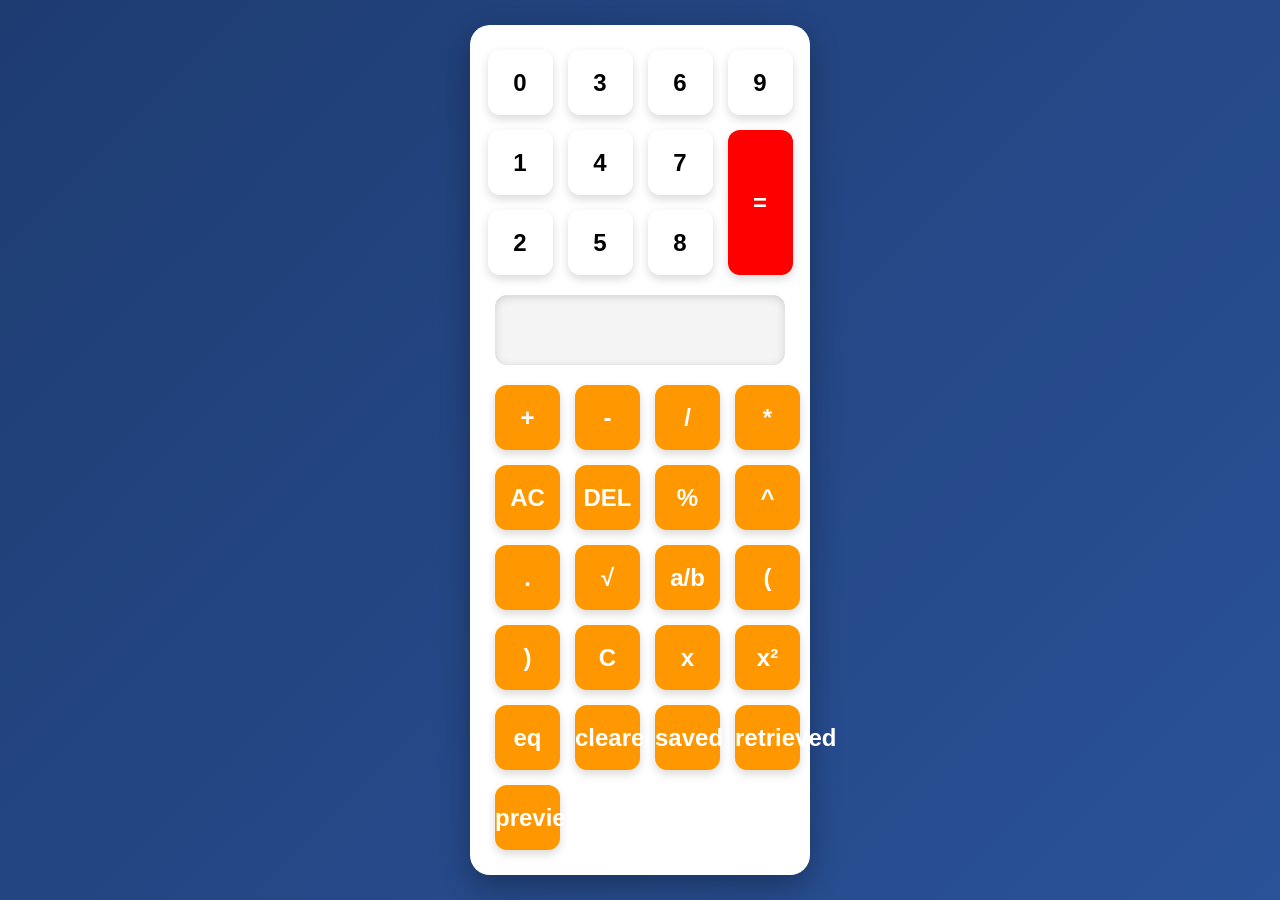
<file: index.html>
<!DOCTYPE html>
<html lang="en">

<head>

<meta charset="UTF-8">
<meta name="viewport" content="width=device-width, initial-scale=1.0">

<title>Calculator</title>

<!-- Links the CSS file for styling -->
<link rel="stylesheet" href="style.css">

</head>

<body>

<!-- Main calculator container -->
<div class="calculator">
    
    <div class="number-section">

        <button onclick="appendValue('0')">0</button>
        <button onclick="appendValue('3')">3</button>
        <button onclick="appendValue('6')">6</button>

        <button onclick="appendValue('9')">9</button>

        <button onclick="appendValue('1')">1</button>
        <button onclick="appendValue('4')">4</button>
        <button onclick="appendValue('7')">7</button>

        <!-- Calculates the expression -->
        <button class="equal" onclick="calculate()">=</button>

        <button onclick="appendValue('2')">2</button>
        <button onclick="appendValue('5')">5</button>
        <button onclick="appendValue('8')">8</button>

    </div>
    <!-- Displays the input and result -->
    <input type="text" id="display" readonly>

    <!-- Operator buttons -->
    <div class="operators">

        <button onclick="appendValue('+')">+</button>
        <button onclick="appendValue('-')">-</button>
        <button onclick="appendValue('/')">/</button>
        <button onclick="appendValue('*')">*</button>
        <!-- clear -->
        <button onclick="clearDisplay()">AC</button>
        <button class="del_btn" onclick="deleteLast()">DEL</button>

        <button onclick="appendValue('%')">%</button>
        <button onclick="appendValue('^')">^</button>

        <button onclick="decimal()">.</button>

        <!-- Square Root -->
        <button onclick="squareRootValue()">√</button>

        <button onclick="decimalToFraction()">a/b</button>

        <button onclick="appendValue('(')">(</button>
        <button onclick="appendValue(')')">)</button>

        <!-- Combination -->
        <button onclick="appendValue('C')">C</button>

        <!-- Quadratic Equation Buttons -->
        <button onclick="appendValue('x')">x</button>

        <button onclick="appendValue('x²')">x²</button>

        <button onclick="appendValue('eq')">eq</button>
        
        <!-- history actions -->    
        <button onclick="clearedHistory()">cleared</button>
        <button onclick="saveHistory()">saved</button>
        <button onclick="retrievehistory()">retrieved</button>
        <button onclick="previewHistory()">preview</button>
    </div>

</div>

<!-- Links the JavaScript file -->
<script src="script.js"></script>

</body>
</html>
</file>
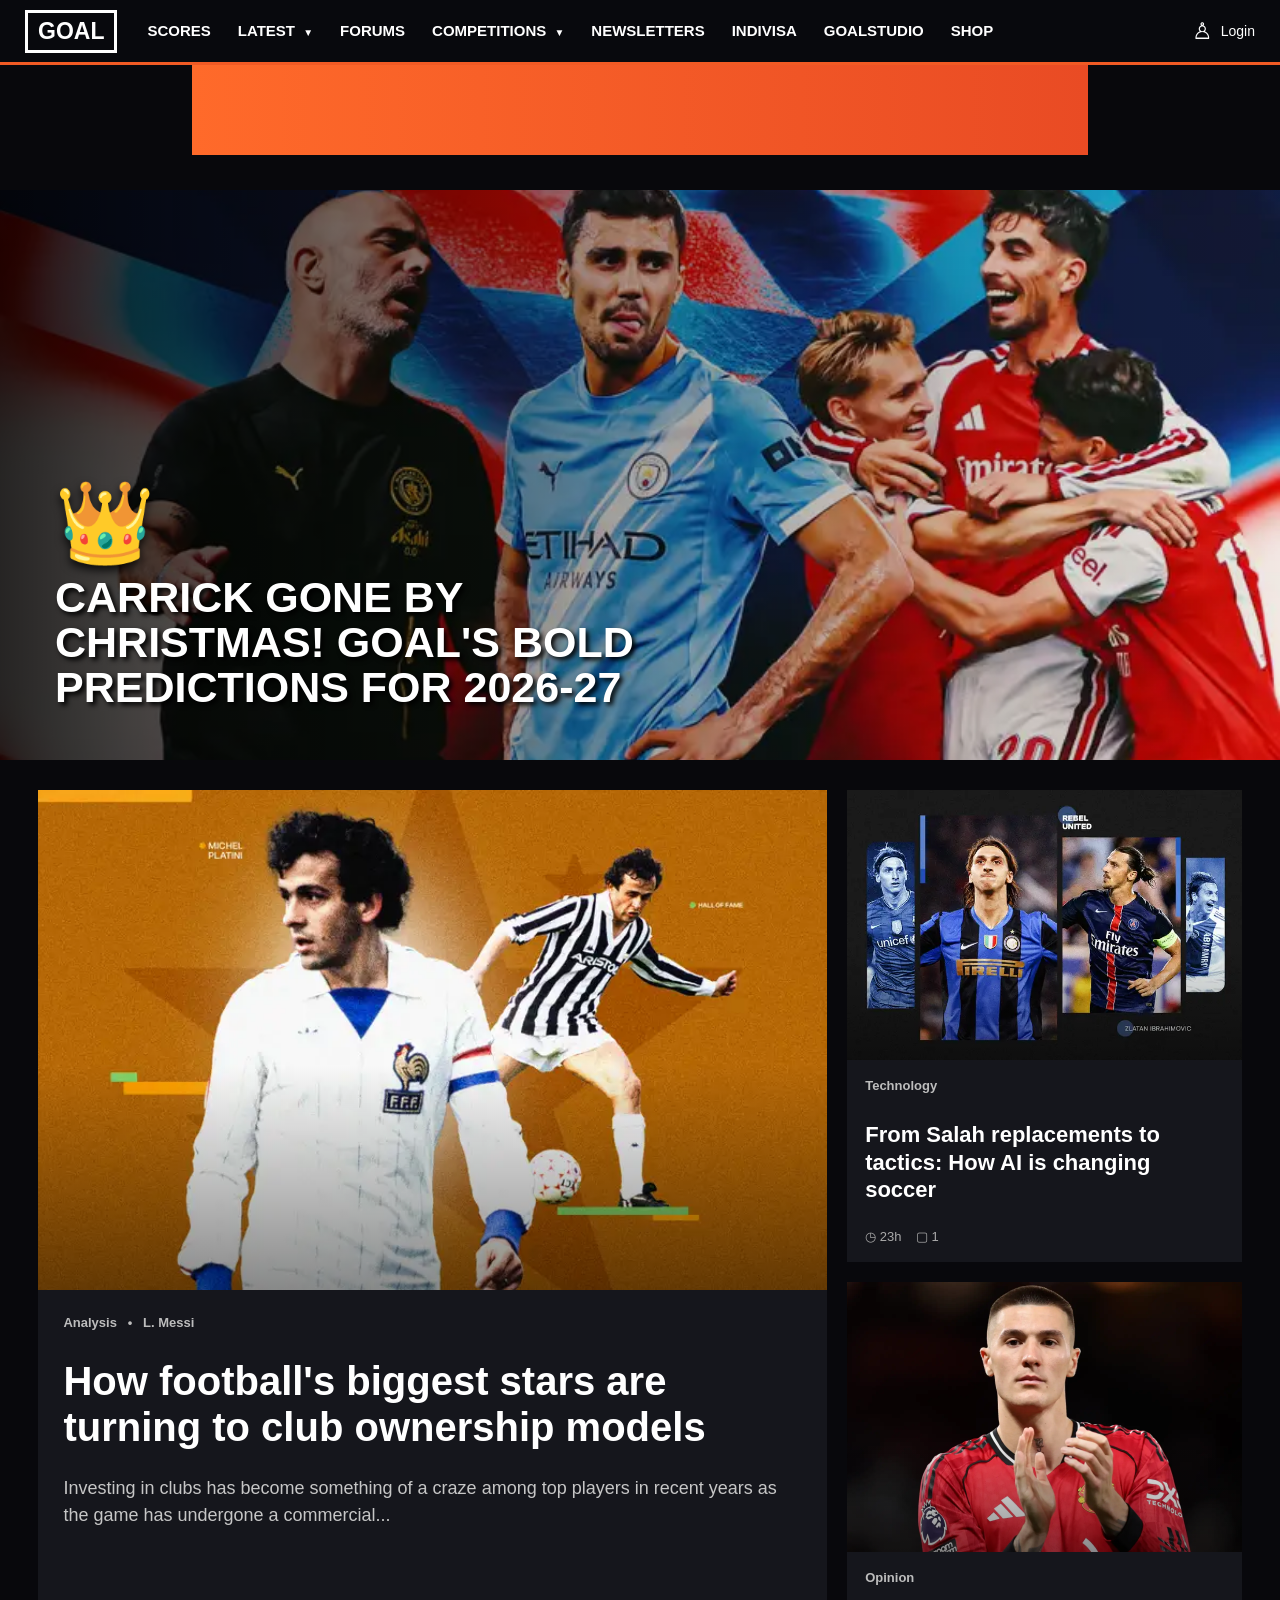
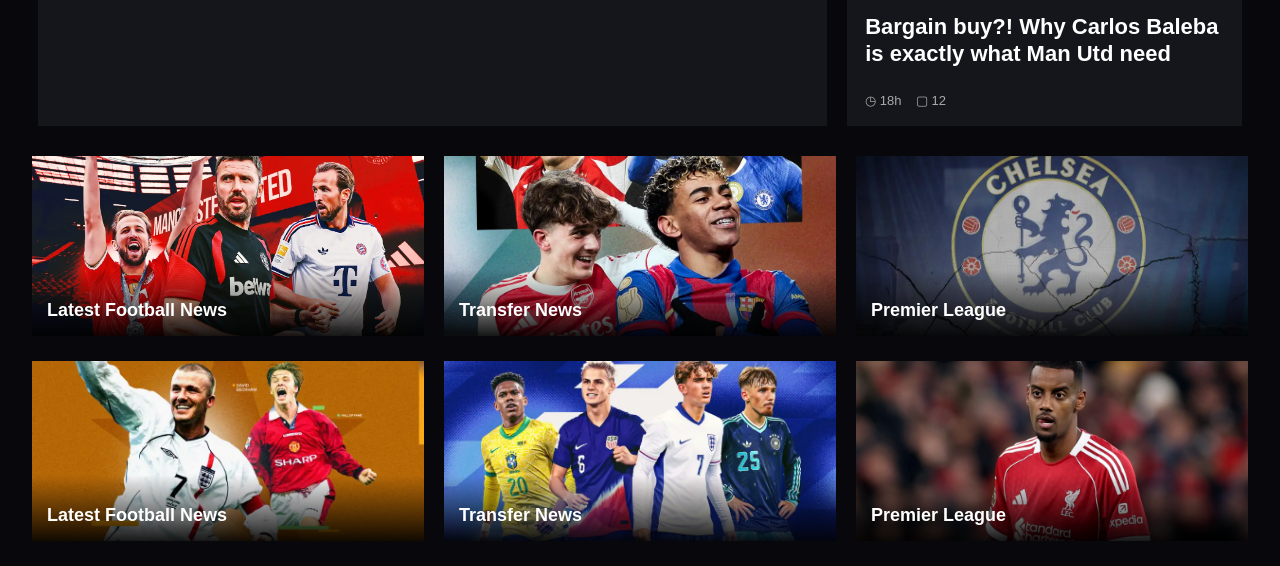
<file: be.html>
<!DOCTYPE html>
<html lang="en">
<head>
    <meta charset="UTF-8">
    <meta name="viewport" content="width=device-width, initial-scale=1.0">

    <title>Football News</title>
    <link rel="stylesheet" href="fa.css">
</head>

<body>


    <!-- ================= NAVIGATION ================= -->

    <nav class="navbar">

        <div class="logo">
            GOAL
        </div>


        <ul class="nav-menu" id="navMenu">

            <li>
                <a href="#">Scores</a>
            </li>


            <li class="menu-item">

                <a href="#">
                    Latest
                    <span class="arrow">▼</span>
                </a>

                <ul class="dropdown">

                    <li>
                        <a href="#">Football News</a>
                    </li>

                    <li>
                        <a href="#">Transfer News</a>
                    </li>

                    <li>
                        <a href="#">Results</a>
                    </li>

                </ul>

            </li>


            <li>
                <a href="#">Forums</a>
            </li>


            <li class="menu-item">

                <a href="#">
                    Competitions
                    <span class="arrow">▼</span>
                </a>

                <ul class="dropdown">

                    <li>
                        <a href="#">Premier League</a>
                    </li>

                    <li>
                        <a href="#">Champions League</a>
                    </li>

                    <li>
                        <a href="#">La Liga</a>
                    </li>

                    <li>
                        <a href="#">World Cup</a>
                    </li>

                </ul>

            </li>


            <li>
                <a href="#">Newsletters</a>
            </li>

            <li>
                <a href="#">Indivisa</a>
            </li>

            <li>
                <a href="#">GoalStudio</a>
            </li>

            <li>
                <a href="#">Shop</a>
            </li>

        </ul>


        <!-- LOGIN -->

        <div class="login">

            <span class="user-icon">♙</span>

            <span>Login</span>

        </div>


        <!-- MOBILE -->

        <div
            class="mobile-menu"
            onclick="openMenu()">

            ☰

        </div>

    </nav>



    <!-- ================= ADVERTISEMENT ================= -->

    <div class="advertisement">
        Advertisement
    </div>



    <!-- ================= HERO ================= -->

    <section class="hero">

        <!-- Replace hero.jpg with your football image -->

        <img
            src="pict/1.webp"
            alt="Football News">

        <div class="hero-content">

            <div class="crown">
             &#x1F451;
            </div>

            <h1 class="hero-title">

                Carrick Gone By Christmas!
                Goal's Bold Predictions
                For 2026-27

            </h1>

        </div>

    </section>



    
 
     <!-- =========================
         MAIN CONTENT
    ========================= -->

    <main class="container">

        <section class="news-layout">


            <!-- =====================
                 FEATURED ARTICLE
            ====================== -->

            <article class="main-story">

                <div class="image-container">

                    <img
                        src="pict/25.webp"
                        alt="Football stars"
                        class="main-image">

                </div>


                <div class="main-content">

                    <div class="category">
                        Analysis &nbsp; • &nbsp; L. Messi
                    </div>


                    <h1 class="main-title">
                        How football's biggest stars
                        are turning to club ownership
                        models
                    </h1>


                    <p class="description">
                        Investing in clubs has become
                        something of a craze among top
                        players in recent years as the game
                        has undergone a commercial...
                    </p>

                </div>

            </article>



            <!-- =====================
                 SIDE ARTICLES
            ====================== -->

            <section class="side-news">


                <!-- ARTICLE 1 -->

                <article class="side-card">

                    <div class="image-container">

                        <img
                            src="pict/32.webp"
                            alt="AI and football"
                            class="side-image">

                    </div>


                    <div class="side-content">

                        <div class="category">
                            Technology
                        </div>


                        <h2 class="side-title">
                            From Salah replacements
                            to tactics: How AI is
                            changing soccer
                        </h2>


                        <div class="meta">
                            ◷ 23h &nbsp;&nbsp; ▢ 1
                        </div>

                    </div>

                </article>



                <!-- ARTICLE 2 -->

                <article class="side-card">

                    <div class="image-container">

                        <img
                            src="pict/ww.webp"
                            alt="Football players"
                            class="side-image">

                    </div>


                    <div class="side-content">

                        <div class="category">
                            Opinion
                        </div>


                        <h2 class="side-title">
                            Bargain buy?! Why Carlos
                            Baleba is exactly what
                            Man Utd need
                        </h2>


                        <div class="meta">
                            ◷ 18h &nbsp;&nbsp; ▢ 12
                        </div>

                    </div>

                </article>

            </section>

        </section>

    </main>
        
    <!-- ================= NEWS ================= -->

    <section class="news-container">

        <article class="news-card">

            <img src="pict/bb.webp" alt="Football">

            <h3>
                Latest Football News
            </h3>

        </article>


        <article class="news-card">

            <img src="pict/15.webp" alt="Football">

            <h3>
                Transfer News
            </h3>

        </article>


        <article class="news-card">

            <img src="pict/14.webp" alt="Football">

            <h3>
                Premier League
            </h3>

        </article>

    </section>

          <section class="news-container">

        <article class="news-card">

            <img src="pict/27.webp" alt="Football">

            <h3>
                Latest Football News
            </h3>

        </article>


        <article class="news-card">

            <img src="pict/wor.webp" alt="Football">

            <h3>
                Transfer News
            </h3>

        </article>


        <article class="news-card">

            <img src="pict/yu.webp" alt="Football">

            <h3>
                Premier League
            </h3>

        </article>

    </section>


    


    <!-- ================= JAVASCRIPT ================= -->

    <script>

        function openMenu() {

            let menu =
                document.getElementById("navMenu");

            menu.classList.toggle("active");

        }

    </script>

</body>
</html>
</file>
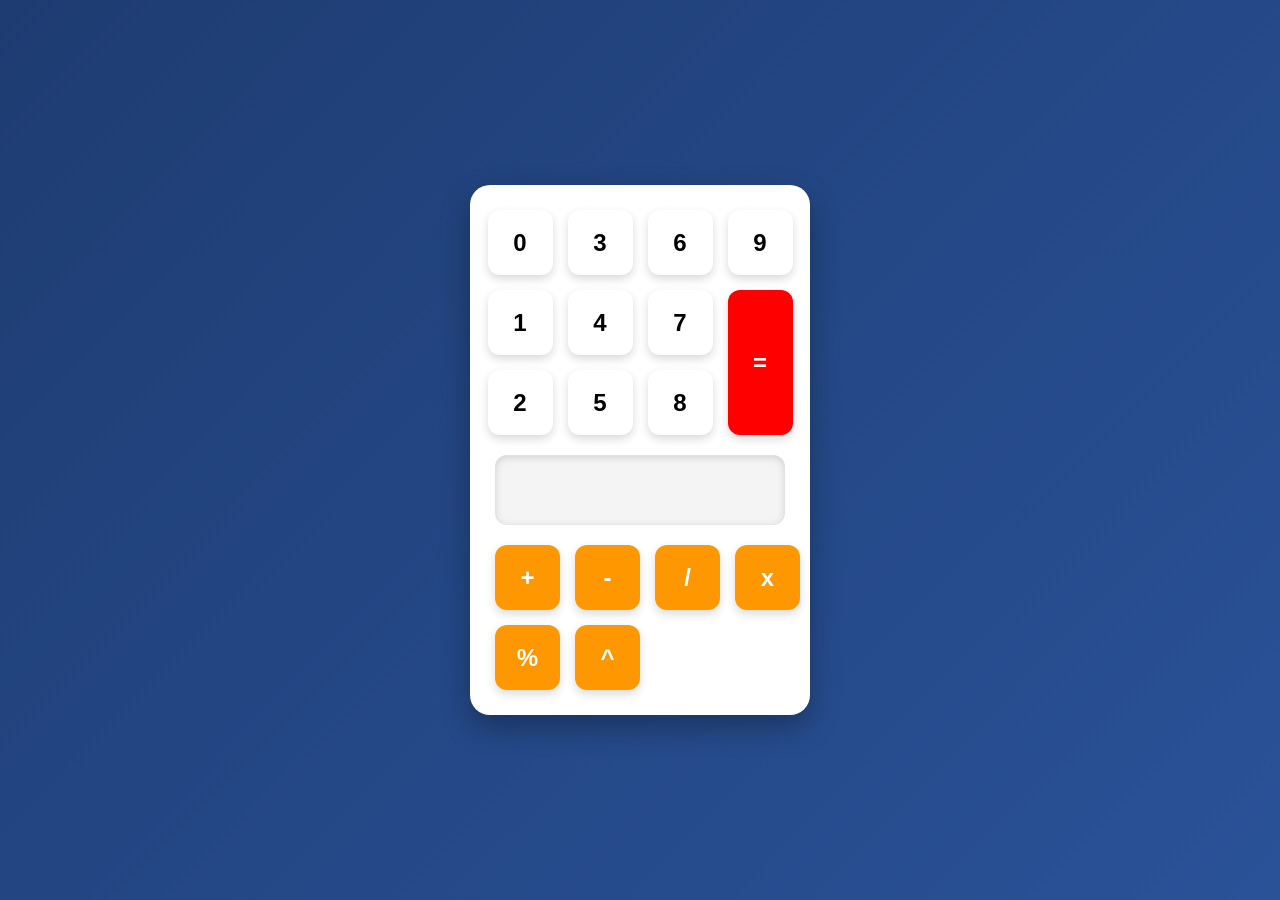
<file: calcu.html>
<!DOCTYPE html>

<html lang="en">
<head>
<meta charset="UTF-8">
<meta name="viewport" content="width=device-width, initial-scale=1.0">

<title>Calculator</title>
<style>
/* Reset default browser styles */
*{
    margin:0;
    padding:0;
    box-sizing:border-box;
    font-family:Arial, Helvetica, sans-serif;
}

/* Center the calculator on the page */
body{
    display:flex;
    justify-content:center;
    align-items:center;
    height:100vh;
    background:linear-gradient(135deg, #1e3c72, #2a5298);
}

/* Main calculator container */
.calculator{
    width:340px; 
    background:white;
    padding:25px;
    border-radius:20px; 
    box-shadow:0 12px 30px rgba(0,0,0,0.3);
}

/* Calculator display screen */
#display{
    width:100%;
    height:70px;
    margin-bottom:20px;
    padding:15px;
    border:none;
    border-radius:12px;
    background:#f4f4f4;
    font-size:2rem;
    text-align:right;
    color:#333;
    box-shadow:inset 0 2px 8px rgba(0,0,0,0.15);
}

/* Grid layout for the number buttons */
.number-section{
    display:grid;
    grid-template-columns:repeat(4,65px);
    grid-template-rows:repeat(3,65px);
    gap:15px;
    justify-content:center;
    margin-bottom:20px;
}

/* General button styling */
button{
    width:65px;
    height:65px;
    border:none;
    border-radius:12px;
    background:white;
    font-size:1.5rem;
    font-weight:bold;
    cursor:pointer;
    transition:0.3s;
    box-shadow:0 4px 10px rgba(0,0,0,0.15);
}

/* Button hover effect */
button:hover{
    background:#4f8ef7;
    color:#fff;
    transform:scale(1.05);
}

/* Button click effect */
button:active{
    transform:scale(0.95);
}

/* Equal button spans two rows */
.equal{
    grid-row:2 / span 2;
    grid-column:4;
    height:145px;
    background:red;
    color:#fff;
}

.equal:hover{
    background:red;
}

/* Grid layout for operator buttons */
.operators{
    display:grid;
    grid-template-columns:repeat(4,1fr);
    gap:15px;
}

/* Operator button styling */
.operators button{
    height:65px;
    background:#ff9800;
    color:#fff;
}

.operators button:hover{
    background:#e68900;
}
</style>
</head>
<body>

<!-- Main calculator container -->
<div class="calculator">
    
    <div class="number-section">

        <button onclick="appendValue('0')">0</button>
        <button onclick="appendValue('3')">3</button>
        <button onclick="appendValue('6')">6</button>

        <button onclick="appendValue('9')">9</button>

        <button onclick="appendValue('1')">1</button>
        <button onclick="appendValue('4')">4</button>
        <button onclick="appendValue('7')">7</button>

        <!-- Calculates the expression -->
        <button class="equal" onclick="calculate()">=</button>

        <button onclick="appendValue('2')">2</button>
        <button onclick="appendValue('5')">5</button>
        <button onclick="appendValue('8')">8</button>

    </div>

    <!-- Displays the input and result -->
    <input type="text" id="display" readonly>

    <!-- Operator buttons -->
    <div class="operators">

        <button onclick="appendValue('+')">+</button>
        <button onclick="appendValue('-')">-</button>
        <button onclick="appendValue('/')">/</button>
        <button onclick="appendValue('*')">x</button>
        <button onclick="appendValue('%')">%</button>
        <button onclick="appendValue('^')">^</button>

    </div>

</div>

<!-- Links the JavaScript file -->
<script>
    // Gets the calculator display
const display = document.getElementById("display");

// Adds values to the display
function appendValue(value){
    display.value += value;
}
// Calculates the answer
function calculate(){
    let expression = display.value;

    let operator="";
    let operatorIndex=-1;

    //find the operator using loops
    for(let i=0; i<expression.length; i++){
        if(expression[i] === "+" || 
            expression[i] === "-" ||
            expression[i] === "*" || 
            expression[i] === "/" || 
            expression[i] === "%" || 
            expression[i] === "^"){
            operator = expression[i];
            operatorIndex = i;
            break;
        }
    }
       let first = Number(expression.substring(0, operatorIndex));
       let second = Number(expression.substring(operatorIndex + 1));
    // Addition
       
    if(operator === "+"){
        display.value = first + second;
    }
    // Subtraction
    else if(operator === "-"){
        display.value = first - second;
    }

    // Multiplication
    else if(operator === "*"){
        display.value = first * second;
    }
    // modulus //
     else if(operator === "%"){
        display.value = first % second;
     }
     // exponent //
      else if(operator === "^"){
          let result = 1;
          for(let i = 0; i < second; i++){
              result *= first;
          }
          display.value = result;
      }
    
     // Division
     else if(operator === "/"){
        display.value = first / second;
        }
    
    }
</script>

</body>
</html>
</file>
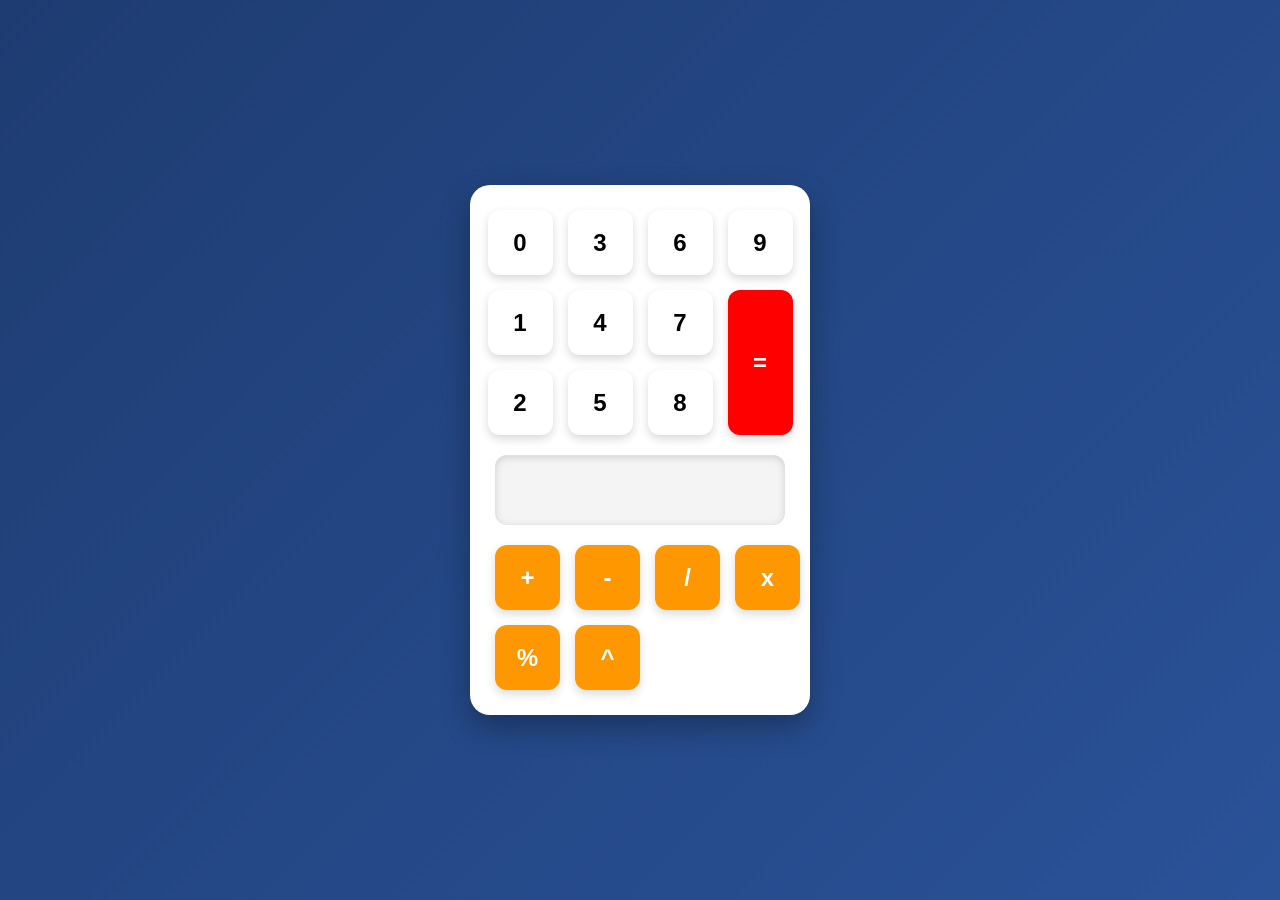
<file: calcul.html>
<!DOCTYPE html>

<html lang="en">
<head>
<meta charset="UTF-8">
<meta name="viewport" content="width=device-width, initial-scale=1.0">

<title>Calculator</title>

<!-- Links the CSS file for styling -->
<link rel="stylesheet" href="style.css">

</head>
<body>

<!-- Main calculator container -->
<div class="calculator">
    
    <div class="number-section">

        <button onclick="appendValue('0')">0</button>
        <button onclick="appendValue('3')">3</button>
        <button onclick="appendValue('6')">6</button>

        <button onclick="appendValue('9')">9</button>

        <button onclick="appendValue('1')">1</button>
        <button onclick="appendValue('4')">4</button>
        <button onclick="appendValue('7')">7</button>

        <!-- Calculates the expression -->
        <button class="equal" onclick="calculate()">=</button>

        <button onclick="appendValue('2')">2</button>
        <button onclick="appendValue('5')">5</button>
        <button onclick="appendValue('8')">8</button>

    </div>

    <!-- Displays the input and result -->
    <input type="text" id="display" readonly>

    <!-- Operator buttons -->
    <div class="operators">

        <button onclick="appendValue('+')">+</button>
        <button onclick="appendValue('-')">-</button>
        <button onclick="appendValue('/')">/</button>
        <button onclick="appendValue('*')">x</button>
        <button onclick="appendValue('%')">%</button>
        <button onclick="appendValue('^')">^</button>

    </div>

</div>

<!-- Links the JavaScript file -->
<script src="script.js"></script>

</body>
</html>
</file>
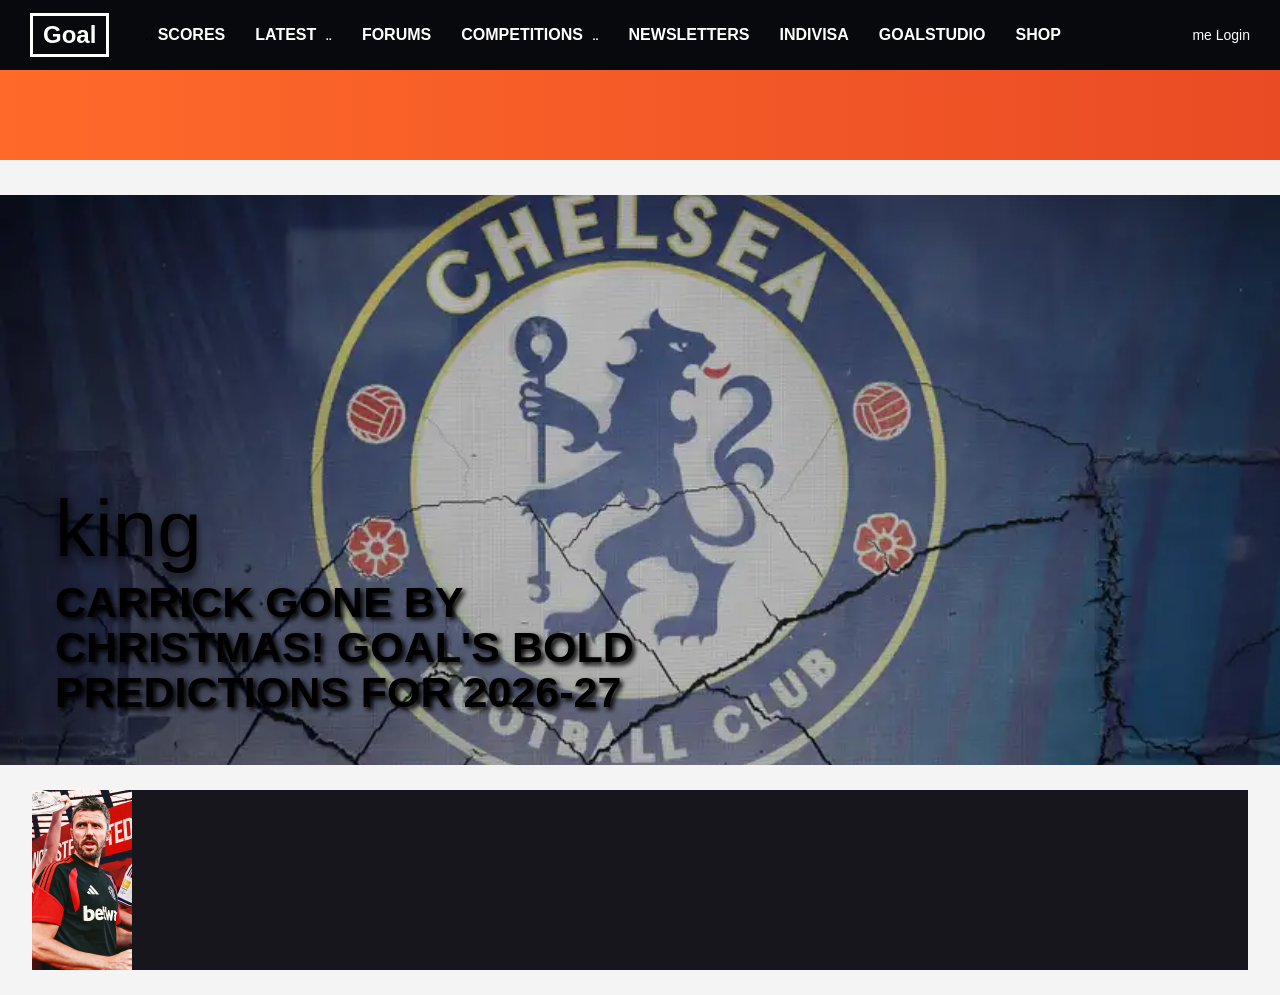
<file: goal.html>
<!DOCTYPE html>
<html lang="en">
<head>
    <meta charset="UTF-8">
    <meta name="viewport" content="width=device-width, initial-scale=1.0">
    <title>Goal.com</title>
    <link rel="stylesheet" href="score.css">
    <link rel="stylesheet" href="scr.js">
</head>
<body>
    <nav class="navbar">
        <!--logo-->
        <div class="logo">Goal</div>

        <!--Mobile button-->
        <div class="menu button" onclick="toggleMenu()">...</div>

        <!--Navigation links-->
        <ul class="nav-links" id="navLinks">
         
            <li>
                <a href="#">Scores</a>
            </li>
               <li>
                <a href="#">Latest <span class="arrow">..</span></a>
                <ul class="dropdown">
                    <li><a href="#">News</a></li>
                    <li><a href="#">Transfers</a></li>
                    <li><a href="#">Results</a></li>
                </ul>
                   </li>
                       
                   <li>
                    <a href="#">Forums</a>
                   </li>

             <li><a href="#">Competitions <span class="arrow">..</span></a>
                <ul class="dropdown">
                   <li> 
                    <a href="#">Premiere league</a></li>
              <li>
                <a href="#">Laliga</a>
              </li>      
                   <li>
                    <a href="#">Champions League</a>
                   </li>
                <li>
                    <a href="#">World cup</a>
                </li>   
            </ul>
             </li>
       <li>
        <a href="#">Newsletters</a>
       </li>    
          <li>
            <a href="#">Indivisa</a>
          </li>  
        <li>
            <a href="#">GoalStudio</a>
        </li>  
             <li>
                <a href="#">Shop</a>
             </li>
        </ul>

           <!--LOGIN-->
           <div class="login">
             <span class="user-icon">me</span>
             <span>Login</span>
           </div>
    </nav>
    <div class="advertisement">Advertisement</div>
    <!--hero-->
       <section class="hero">
         <img src="pict/14.webp" alt="">

         <div class="hero-content">
            <div class="crown">
                king
            </div>
              <h1 class="hero-title">
                Carrick Gone By Christmas!
                Goal's Bold Predictions
                For 2026-27
              </h1>
         </div>
       </section>
         <!--NEWS-->
          <section class="news-container">
            <article class="news-card">
                <img src="pict/bb.webp" alt="">
            </article>
          </section>
</body>
</html>
</file>
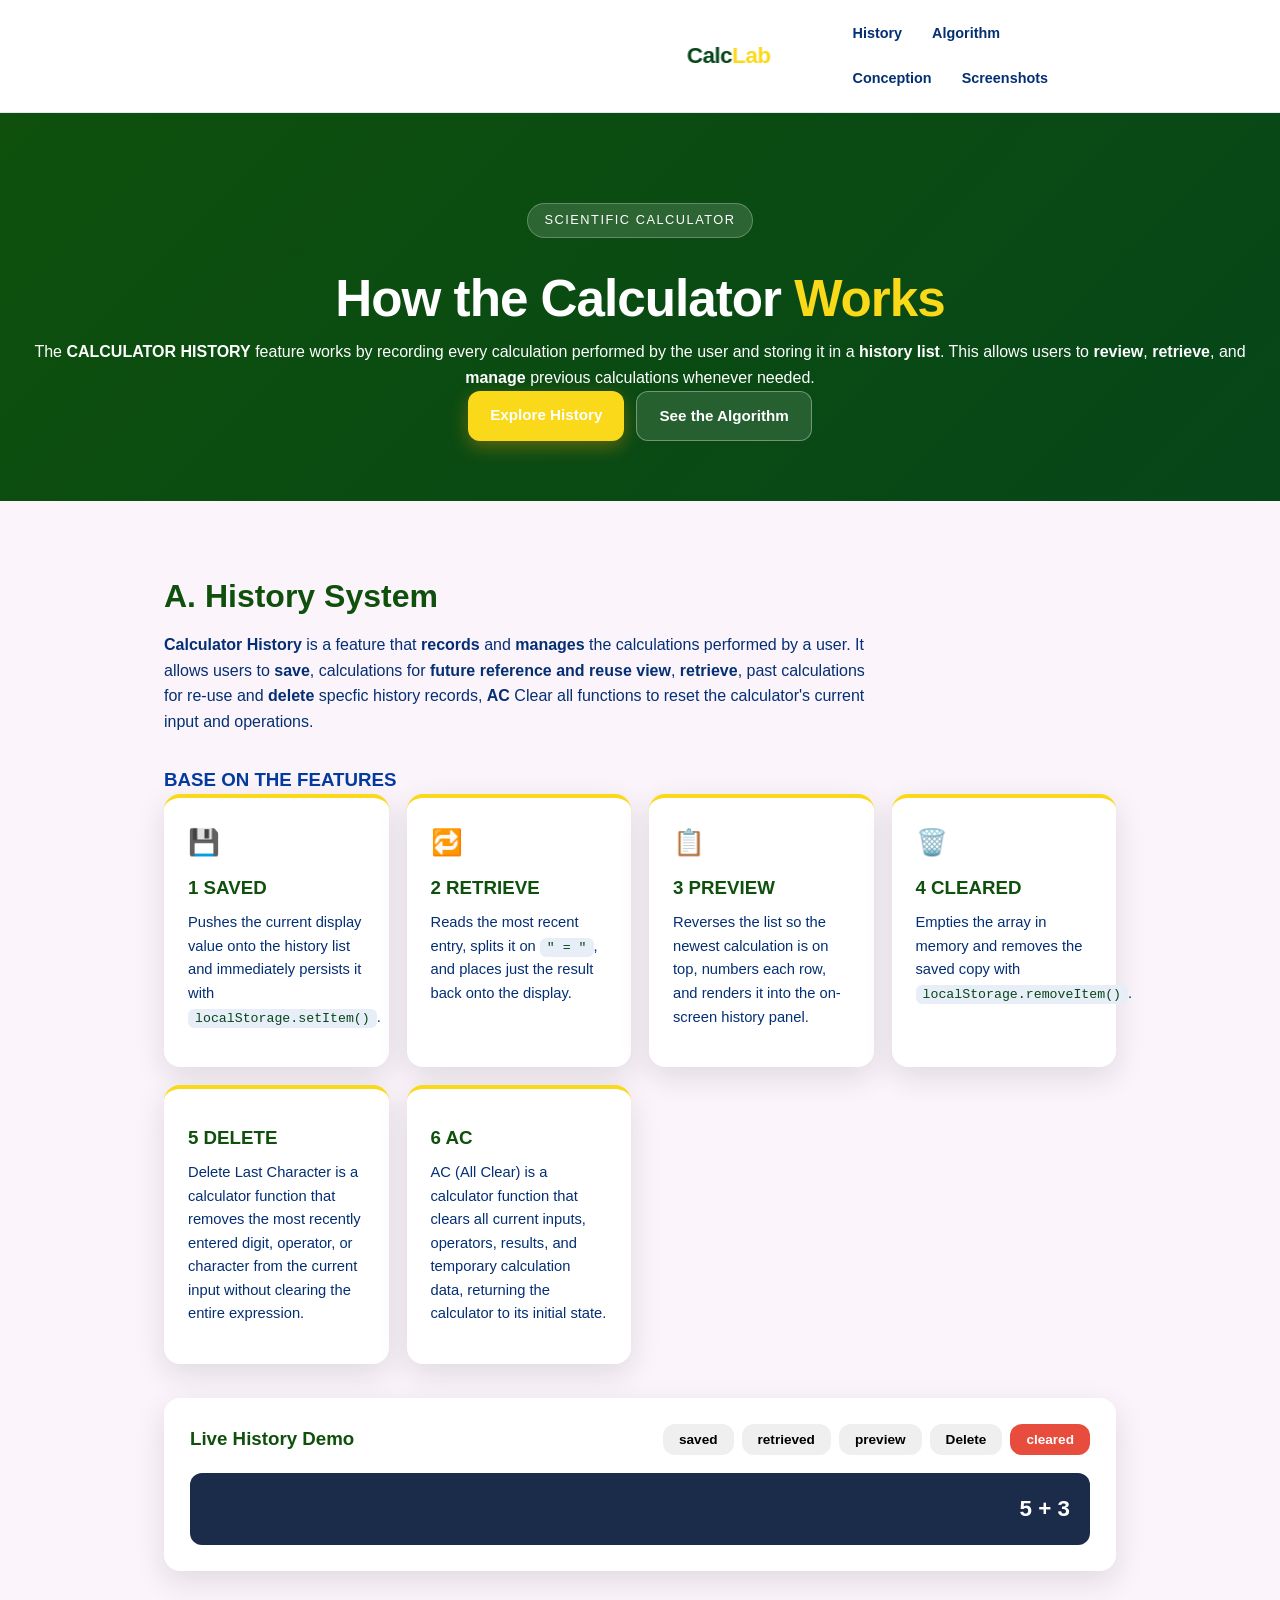
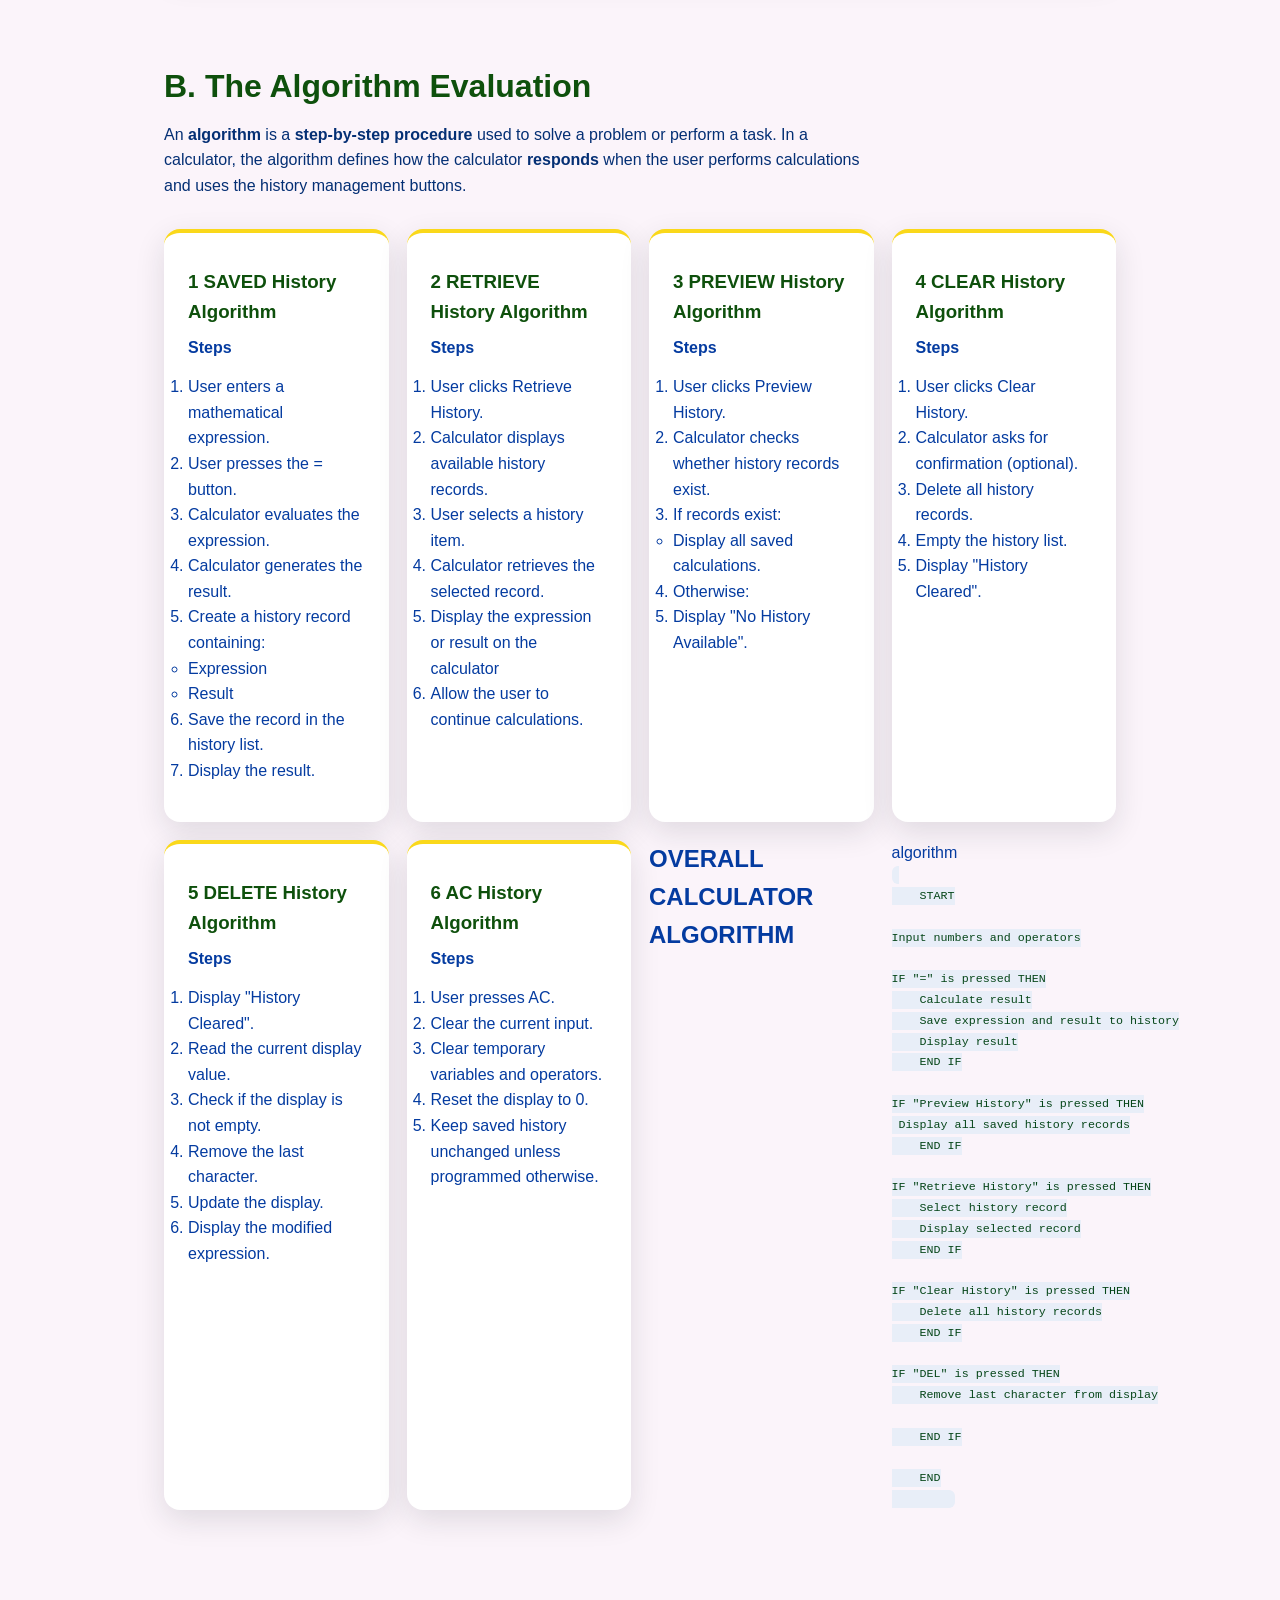
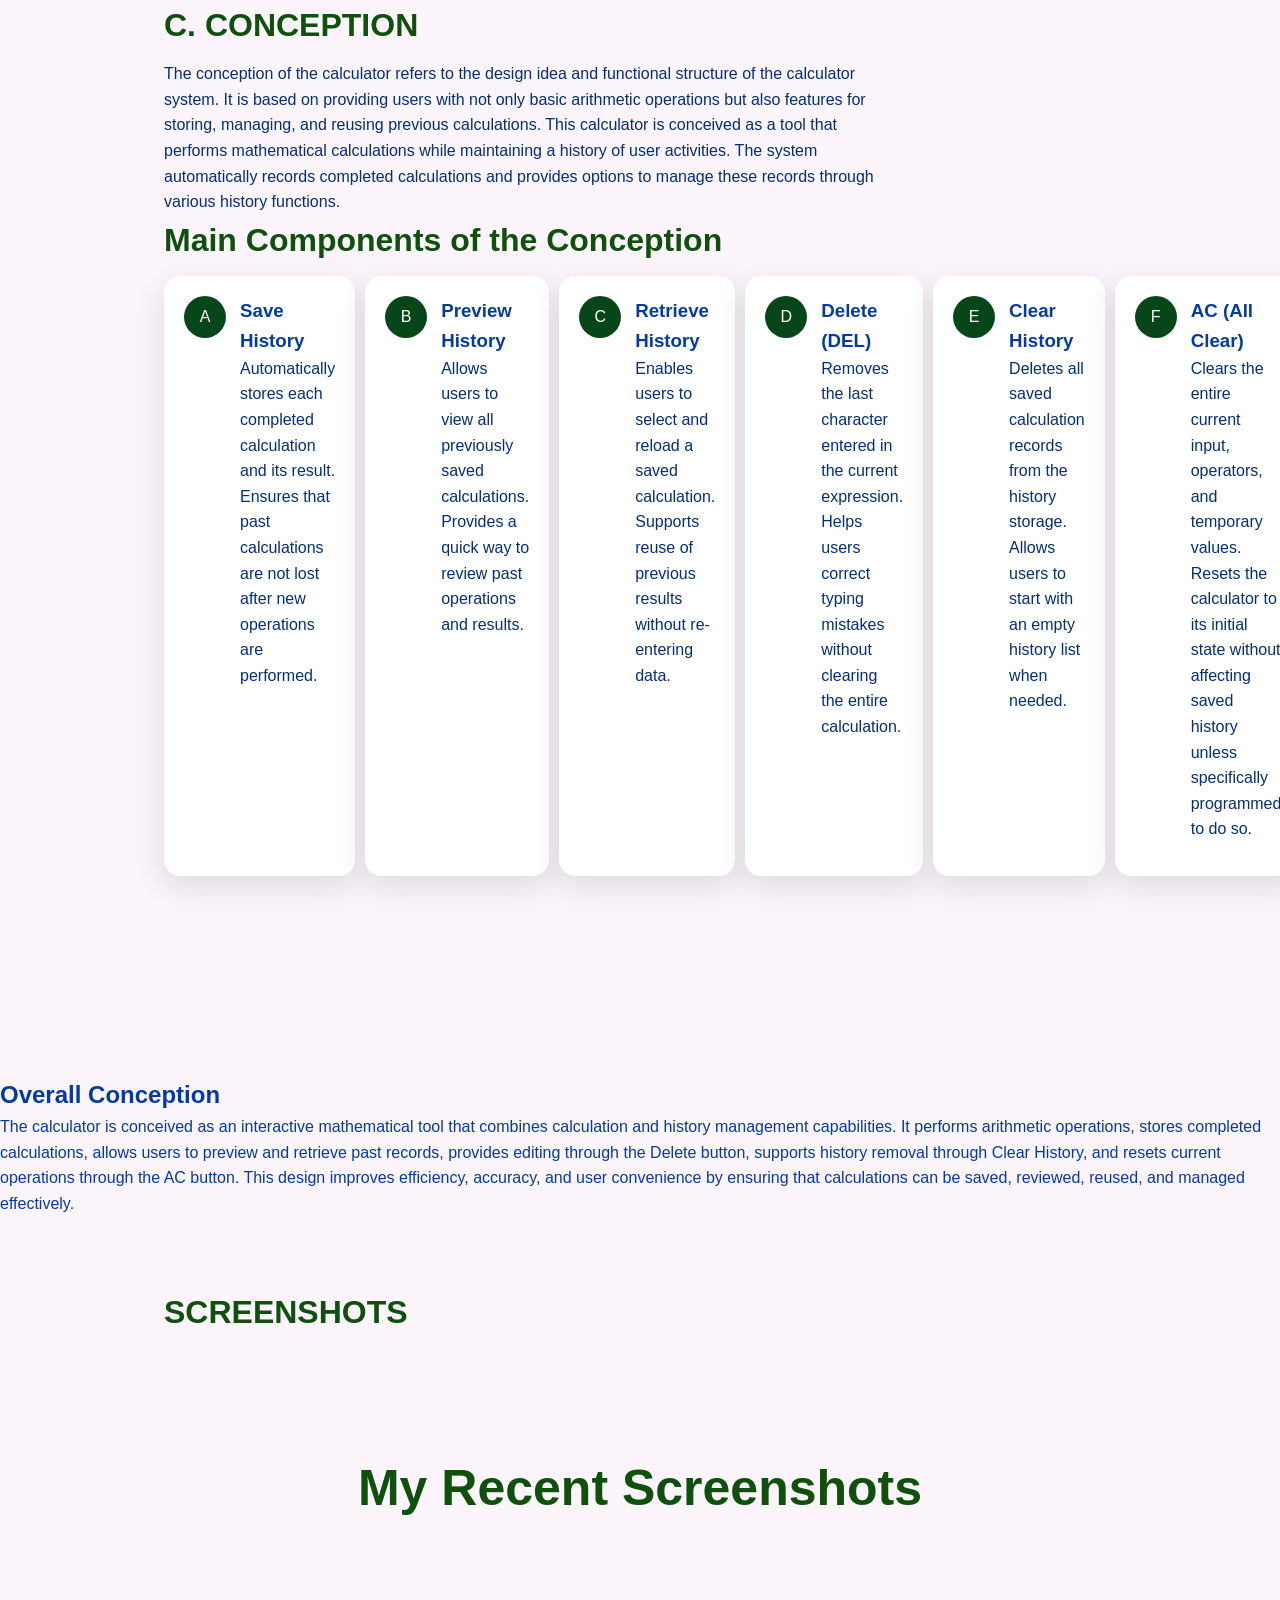
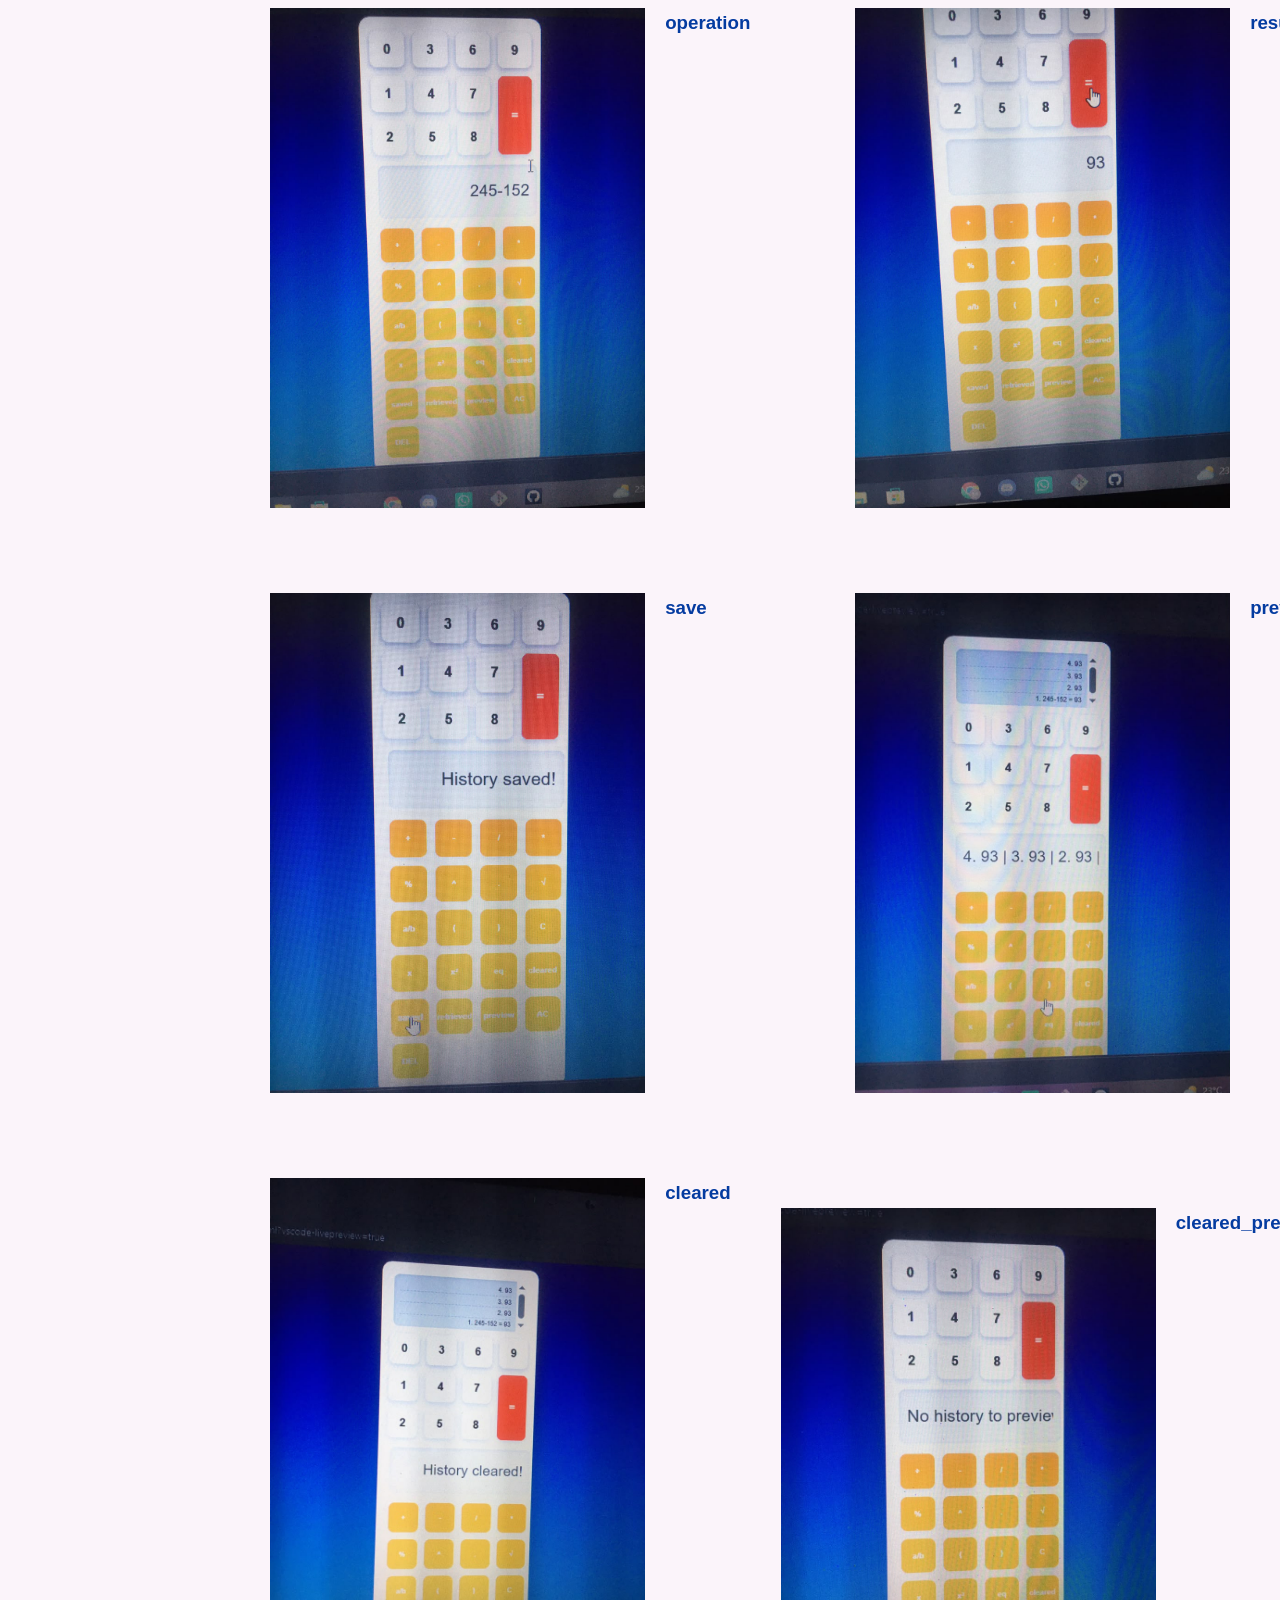
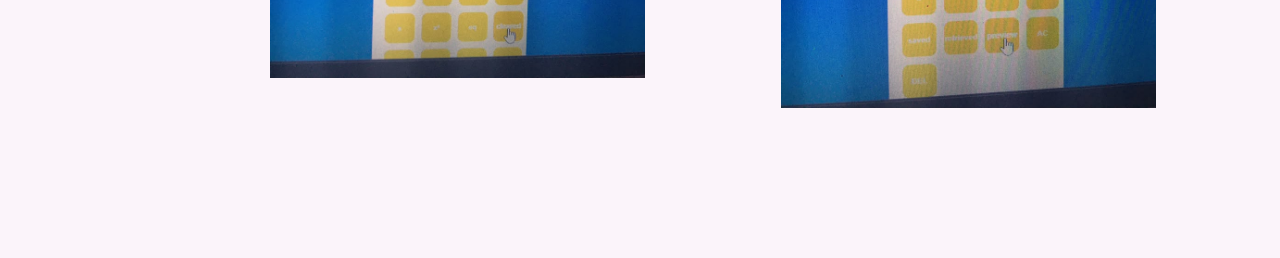
<file: mercy.html>
<!DOCTYPE html>
<html lang="en">
<head>
    <meta charset="UTF-8">
    <meta name="viewport" content="width=device-width, initial-scale=1.0">
    <title>Calculator_webpage</title>
    <link rel="stylesheet" href="mercy.css">
</head>
<body>
     <!-- NAVIGATION  -->
<header class="nav">
    <div class="nav-inner">
       <marquee><a href="#top" class="brand">Calc<span>Lab</span></a></marquee> 

        <nav class="nav-links">
            <a href="#History">History</a>
            <a href="#Algorithm">Algorithm</a>
            <a href="#Conception">Conception</a>
            <a href="#Screenshots">Screenshots</a>
        </nav>
    </div>
</header>

<!-- ======= HERO ======= -->
<section class="hero" id="top">
    <div class="hero-badge">Scientific Calculator</div>
    <h1>How the Calculator <span>Works</span></h1>
    <p>The <strong>CALCULATOR HISTORY</strong> 
        feature works by recording every calculation performed by the user and storing it in a 
        <strong> history list</strong>. This allows users to 
        <strong>review</strong>, <strong>retrieve</strong>, and 
        <strong>manage</strong> previous calculations whenever needed.</p>
   <div class="hero-actions">
        <a href="#history" class="btn btn-primary">Explore History</a>
        <a href="#algorithm" class="btn btn-ghost">See the Algorithm</a>
    </div>
</section>


<!-- ======= HISTORY SECTION ======= -->
<section class="section" id="history">
    <div class="section-head">
        <h2>A. History System</h2>
        <p><strong> Calculator History </strong>is a feature that 
            <strong>records </strong>and <strong>manages</strong> 
            the calculations performed by a user. It allows users to 
            <strong>save</strong>, calculations for <strong>future reference and reuse</strong> <strong>view</strong>, <strong>retrieve</strong>, past calculations for re-use and 
            <strong>delete</strong> specfic history records, <strong>AC</strong>  Clear all functions to reset the calculator's current input and operations.
        </p>
    </div>
    <!-- history features -->
    <div><h3>BASE ON THE FEATURES</h3></div>

    <div class="cards">
        <article class="card">
            <span class="card-icon">💾</span>
            <h3>1 SAVED</h3>
            <p>Pushes the current display value onto the history list and
            immediately persists it with <code>localStorage.setItem()</code>.</p>
        </article>

        
        <article class="card">
            <span class="card-icon">🔁</span>
            <h3>2 RETRIEVE</h3>
            <p>Reads the most recent entry, splits it on <code>" = "</code>, and
            places just the result back onto the display.</p>
        </article>

        <article class="card">
            <span class="card-icon">📋</span>
            <h3>3 PREVIEW</h3>
            <p>Reverses the list so the newest calculation is on top, numbers each
            row, and renders it into the on-screen history panel.</p>           
        </article>

        <article class="card">
            <span class="card-icon">🗑️</span>
            <h3>4 CLEARED</h3>
            <p>Empties the array in memory and removes the saved copy with
            <code>localStorage.removeItem()</code>.</p>                
        </article>

        <article class="card">
            <h3>5 DELETE</h3>
            <p>Delete Last Character is a calculator function 
            that removes the most recently entered digit, operator, or 
            character from the current input without clearing the entire expression.</p>            
        </article>

        <article class="card">
            <h3>6 AC</h3>
            <p>AC (All Clear) is a calculator function that clears all current inputs, operators, results, and temporary calculation data, returning the calculator to its initial state.
        </article>
    </div>
    
    <div class="demo" id="history-demo">
        <div class="demo-tools">
            <h3>Live History Demo</h3>
            <div class="demo-buttons">
                <button class="btn btn-small" onclick="demoSave()">saved</button>
                <button class="btn btn-small" onclick="demoRetrieve()">retrieved</button>
                <button class="btn btn-small" onclick="demoPreview()">preview</button>
                <button class="btn btn-small" onclick="demoDelete()">Delete</button>
                <button class="btn btn-small btn-danger" onclick="demoClear()">cleared</button>
            </div>
        </div>
        <div class="demo-stage">
            <div class="demo-screen" id="demo-screen">5 + 3</div>
            <div class="demo-panel" id="demo-panel"></div>
        </div>
    </div>
</section>

<!-- ======= ALGORITHM SECTION ======= -->
<section class="section" id="algorithm">
    <div class="section-head">
        <h2>B. The Algorithm Evaluation</h2>
        <p>An <strong> algorithm</strong>  is a <strong> step-by-step procedure</strong>  used to solve a problem or perform a task. 
            In a calculator, the algorithm defines how the calculator <strong> responds</strong>  when 
            the user performs calculations and uses the history management buttons.            
        </p>
    </div>
    <!-- ALGORITHM FEATURES -->
     <div class="cards">
        <article class="card">            
            <h3>1 SAVED History Algorithm</h3>
            <h4>Steps</h4>
            <p>
                <ol>
                    <li>User enters a mathematical expression.</li>
                    <li>User presses the = button.</li>
                    <li>Calculator evaluates the expression.</li>
                    <li>Calculator generates the result.</li>
                    <li>Create a history record containing:</li>
                    <ul>
                        <li>Expression</li>
                        <li>Result</li>
                    </ul>
                    <li>Save the record in the history list.</li>
                    <li>Display the result.</li>
                </ol>
            </p>
        </article>
        <article class="card">            
            <h3>2 RETRIEVE History Algorithm</h3>
            <h4>Steps</h4>
            <p>
                <ol>
                    <li>User clicks Retrieve History.</li>
                    <li>Calculator displays available history records.</li>
                    <li>User selects a history item.</li>
                    <li>Calculator retrieves the selected record.</li>
                    <li>Display the expression or result on the calculator</li>
                    <li>Allow the user to continue calculations.</li>
                </ol>
            </p>
        </article>

        <article class="card">            
            <h3>3 PREVIEW History Algorithm</h3>
            <h4>Steps</h4>
            <p>
                <ol>
                    <li>User clicks Preview History.</li>
                    <li>Calculator checks whether history records exist.</li>
                    <li>If records exist:</li>
                    <ul>
                        <li>Display all saved calculations.</li>
                    </ul>
                    <li>Otherwise:</li>
                    <li>Display "No History Available".</li>
                </ol>
            </p>
        </article>

        <article class="card">            
            <h3>4 CLEAR History Algorithm</h3>
            <h4>Steps</h4>
            <p>
                <ol>
                    <li>User clicks Clear History.</li>
                    <li>Calculator asks for confirmation (optional).</li>
                    <li>Delete all history records.</li>
                    <li>Empty the history list.</li>
                    <li>Display "History Cleared".</li>
                </ol>
            </p>
        </article>
        <article class="card">            
            <h3>5 DELETE History Algorithm</h3>
            <h4>Steps</h4>
            <p>
                <ol>
                    <li>Display "History Cleared".</li>
                    <li>Read the current display value.</li>
                    <li>Check if the display is not empty.</li>
                    <li>Remove the last character.</li>
                    <li>Update the display.</li>
                    <li>Display the modified expression.</li>
                </ol>
            </p>
        </article>
        <article class="card">            
            <h3>6 AC History Algorithm</h3>
            <h4>Steps</h4>
            <p>
                <ol>
                    <li>User presses AC.</li>
                    <li>Clear the current input.</li>
                    <li>Clear temporary variables and operators.</li>
                    <li>Reset the display to 0.</li>
                    <li>Keep saved history unchanged unless programmed otherwise.</li>
                </ol>
            </p>
        </article>
        <div >
        <h2>OVERALL CALCULATOR ALGORITHM</h2>

     </div>
        <!-- <h2>OVERALL CALCULATOR ALGORITHM</h2> -->
        <div class="Algorithm">
        <div class="Algorithm-bar"> algorithm</div>
        <pre><code>
    START

Input numbers and operators

IF "=" is pressed THEN
    Calculate result
    Save expression and result to history
    Display result
    END IF

IF "Preview History" is pressed THEN
 Display all saved history records
    END IF

IF "Retrieve History" is pressed THEN
    Select history record
    Display selected record
    END IF

IF "Clear History" is pressed THEN
    Delete all history records
    END IF

IF "DEL" is pressed THEN
    Remove last character from display

    END IF

    END
        </code></pre>
    </div>
</section>


<!-- ======= CONCEPTION ======= -->
<section class="section" id="Conception">
    <div class="section-head">
        <h2>C. CONCEPTION</h2>
        <p>The conception of the calculator refers to the design idea and functional structure of the 
            calculator system. It is based on providing users with not only basic 
            arithmetic operations but also features for storing, managing, and reusing previous calculations.

This calculator is conceived as a tool that performs mathematical calculations while maintaining a 
history of user activities. The system automatically records completed calculations and provides options to 
manage these records through various history functions.</p>

<h2>Main Components of the Conception</h2>
<!-- Steps -->
    <div class="steps">
        <div class="step">
            <span class="step-num">A</span>
            <div>
<h3>Save History</h3><p>
<p>Automatically stores each completed calculation and its result.</p>
<p>Ensures that past calculations are not lost after new operations are performed.</p>
 </div>
        </div>

<div class="steps">
        <div class="step">
            <span class="step-num">B</span>
            <div>
<h3>Preview History</h3>
<p>Allows users to view all previously saved calculations.
Provides a quick way to review past operations and results.</p>
 </div>
        </div>

<div class="steps">
        <div class="step">
            <span class="step-num">C</span>
            <div>
<h3>Retrieve History</h3>
<p>Enables users to select and reload a saved calculation.
Supports reuse of previous results without re-entering data.</p>
            </div>
        </div>

<div class="steps">
        <div class="step">
            <span class="step-num">D</span>
            <div>
<h3>Delete (DEL)</h3>
<p>Removes the last character entered in the current expression.
Helps users correct typing mistakes without clearing the entire calculation.</p>
 </div>
        </div>

<div class="steps">
        <div class="step">
            <span class="step-num">E</span>
            <div>
<h3>Clear History</h3>
<p>Deletes all saved calculation records from the history storage.
Allows users to start with an empty history list when needed.</p>
 </div>
        </div>

<div class="steps">
        <div class="step">
            <span class="step-num">F</span>
            <div>
    <h3>AC (All Clear)</h3>
    <p>Clears the entire current input, operators, and temporary values.
    Resets the calculator to its initial state without affecting saved 
    history unless specifically programmed to do so.</p>
    </div>
            </div>
    </div>    
</section>
<div>
<h2>Overall Conception</h2>
    <p>
    The calculator is conceived as an interactive mathematical tool that combines calculation and history management capabilities. It performs arithmetic operations, stores completed calculations, allows users to preview and retrieve past records, provides editing through the Delete button, supports history removal through Clear History, and resets current operations through the AC button. This design improves efficiency, accuracy, and user convenience by ensuring that calculations can be saved, reviewed, reused, and managed effectively. 
    </p> 
    </div>

        <!-- SCREENSHOTS -->
<section class="section" id="screenshots">
    <div class="section-head">
        <h2>SCREENSHOTS</h2>
        <!-- Projects Section -->
    <section class="projects">
        <h2>My Recent Screenshots</h2>

        <div class="project-grid">

            <div class="project-card">
                <img src="image/Image1.jpeg">
                <h3>operation</h3>
                
            </div>

            <div class="project-card">
                <img src="image/Image4.jpeg">
                <h3>result</h3>
                
            </div>

            <div class="project-card">
                <img src="image/Image 3.jpeg">
                <h3>save</h3>
                
            </div>

            <div class="project-card">
                <img src="image/Image8.jpeg">
                <h3>preview</h3>
                
            </div>

            <div class="project-card">
                <img src="image/Image6.jpeg">
                <h3>cleared</h3>

                <div class="project-card">
                <img src="image/Image7.jpeg">
                <h3>cleared_preview</h3>
                
            </div>
                
            </div>

        </div>

    </section>
    
    

</body>
</html>
</file>
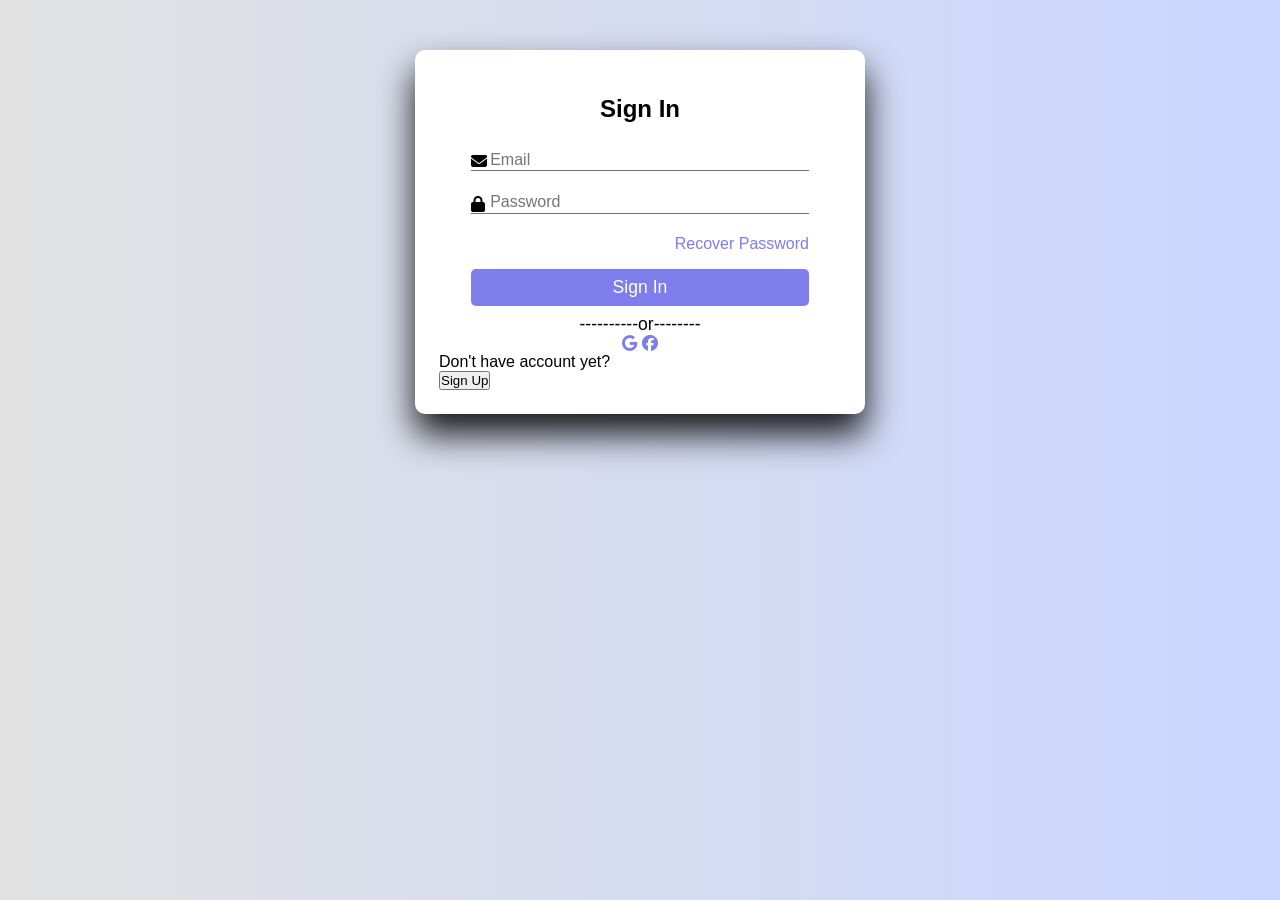
<file: reg.html>
<!DOCTYPE html>
<html lang="en">
<head>
    <meta charset="UTF-8">
    <meta name="viewport" content="width=device-width, initial-scale=1.0">
    <title>Register & Login</title>
    <link rel="stylesheet" href="https://cdnjs.cloudflare.com/ajax/libs/font-awesome/6.5.1/css/all.min.css">
    <link rel="stylesheet" href="reh.css">
</head>
<body>
    <div class="container" id="signup" style="display:none;">
      <h1 class="form-title">Register</h1>
      <form method="post" action="register.php">
        <div class="input-group">
           <i class="fas fa-user"></i>
           <input type="text" name="fName" id="fName" placeholder="First Name" required>
           <label for="fname">First Name</label>
        </div>
        <div class="input-group">
            <i class="fas fa-user"></i>
            <input type="text" name="lName" id="lName" placeholder="Last Name" required>
            <label for="lName">Last Name</label>
        </div>
        <div class="input-group">
            <i class="fas fa-envelope"></i>
            <input type="email" name="email" id="email" placeholder="Email" required>
            <label for="email">Email</label>
        </div>
        <div class="input-group">
            <i class="fas fa-lock"></i>
            <input type="password" name="password" id="password" placeholder="Password" required>
            <label for="password">Password</label>
        </div>
       <input type="submit" class="btn" value="Sign Up" name="signUp">
      </form>
      <p class="or">
        ----------or--------
      </p>
      <div class="icons">
        <i class="fab fa-google"></i>
        <i class="fab fa-facebook"></i>
      </div>
      <div class="links">
        <p>Already Have Account ?</p>
        <button id="signInButton">Sign In</button>
      </div>
    </div>

    <div class="container" id="signIn">
        <h1 class="form-title">Sign In</h1>
        <form method="post" action="register.php">
          <div class="input-group">
              <i class="fas fa-envelope"></i>
              <input type="email" name="email" id="email" placeholder="Email" required>
              <label for="email">Email</label>
          </div>
          <div class="input-group">
              <i class="fas fa-lock"></i>
              <input type="password" name="password" id="password" placeholder="Password" required>
              <label for="password">Password</label>
          </div>
          <p class="recover">
            <a href="#">Recover Password</a>
          </p>
         <input type="submit" class="btn" value="Sign In" name="signIn">
        </form>
        <p class="or">
          ----------or--------
        </p>
        <div class="icons">
          <i class="fab fa-google"></i>
          <i class="fab fa-facebook"></i>
        </div>
        <div class="links">
          <p>Don't have account yet?</p>
          <button id="signUpButton">Sign Up</button>
        </div>
      </div>
      <script src="script.js"></script>
</body>
</html>
</file>
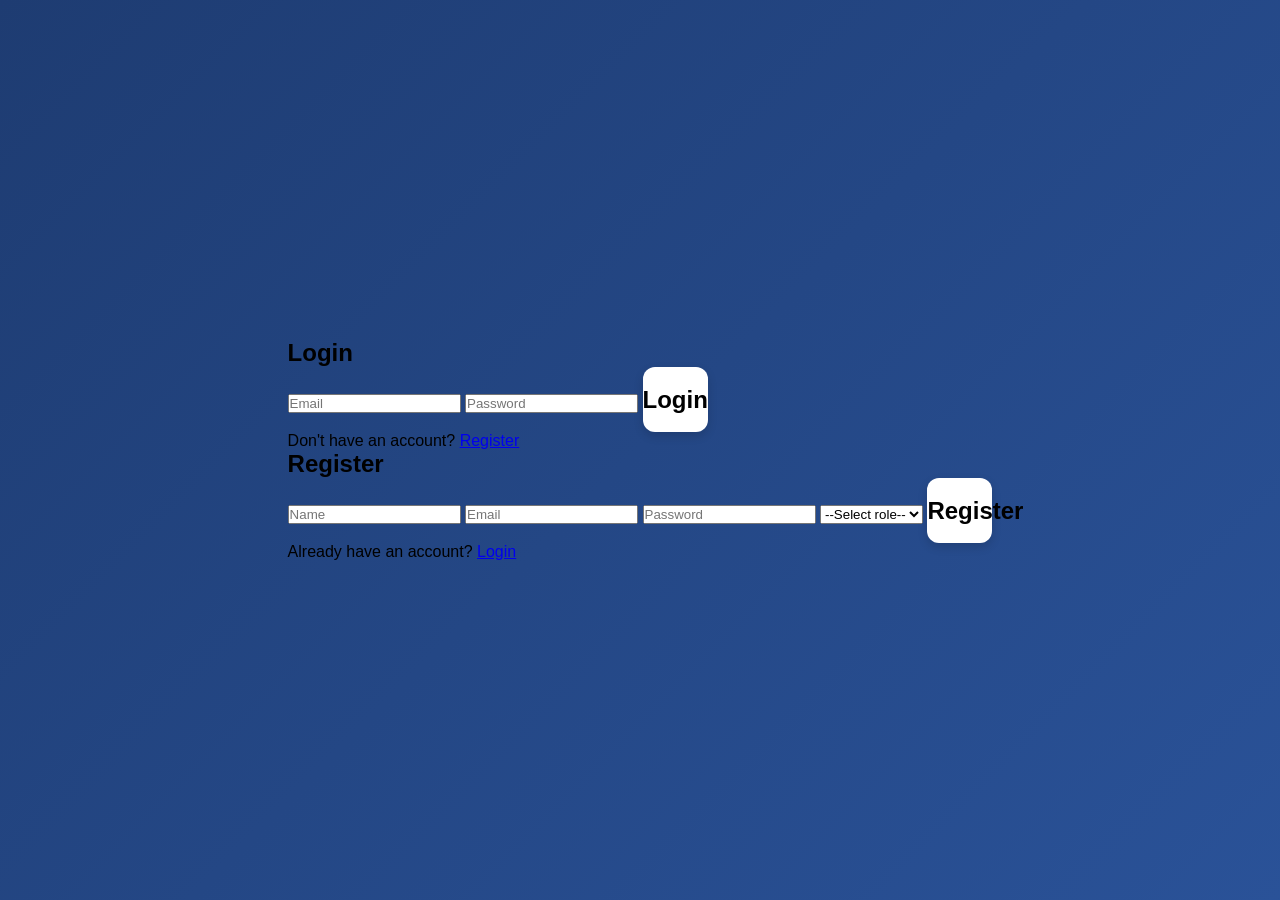
<file: web.html>
<!DOCTYPE html>
<html lang="en">
<head>
    <meta charset="UTF-8">
    <meta name="viewport" content="width=device-width, initial-scale=1.0">
    <title>Full-Stack Login & Register Form User & Admin Page | FeverGuard</title>
    <link rel="stylesheet" href="style.css">
</head>
<body>
    <div class="container">
<div class="form-box active" id="Login-form">
     <form action="">
          <h2>Login</h2>
          <input type="email" name="email" placeholder="Email" required>
          <input type="password" name="password" placeholder="Password" required>
          <button type="submit" name="login">Login</button>
          <p>Don't have an account? <a href="#" onclick="showForm('register-form')">Register</a></p>
     </form>

</div>

<div class="form-box" id="register-form">
     <form action="">
          <h2>Register</h2>
          <input type="text" name="name" placeholder="Name" required>
          <input type="email" name="email" placeholder="Email" required>
          <input type="password" name="password" placeholder="Password" required>
          <select name="role" required>
                <option value="">--Select role--</option>
                <option value="user">User</option>
                <option value="admin">Admin</option>
          </select>
          <button type="submit" name="register">Register</button>
          <p>Already have an account? <a href="#" onclick="showForm('login-fom')">Login</a></p>
     </form>

</div>
    </div>
    <script src="script.js"></script>
</body>
</html>
</file>
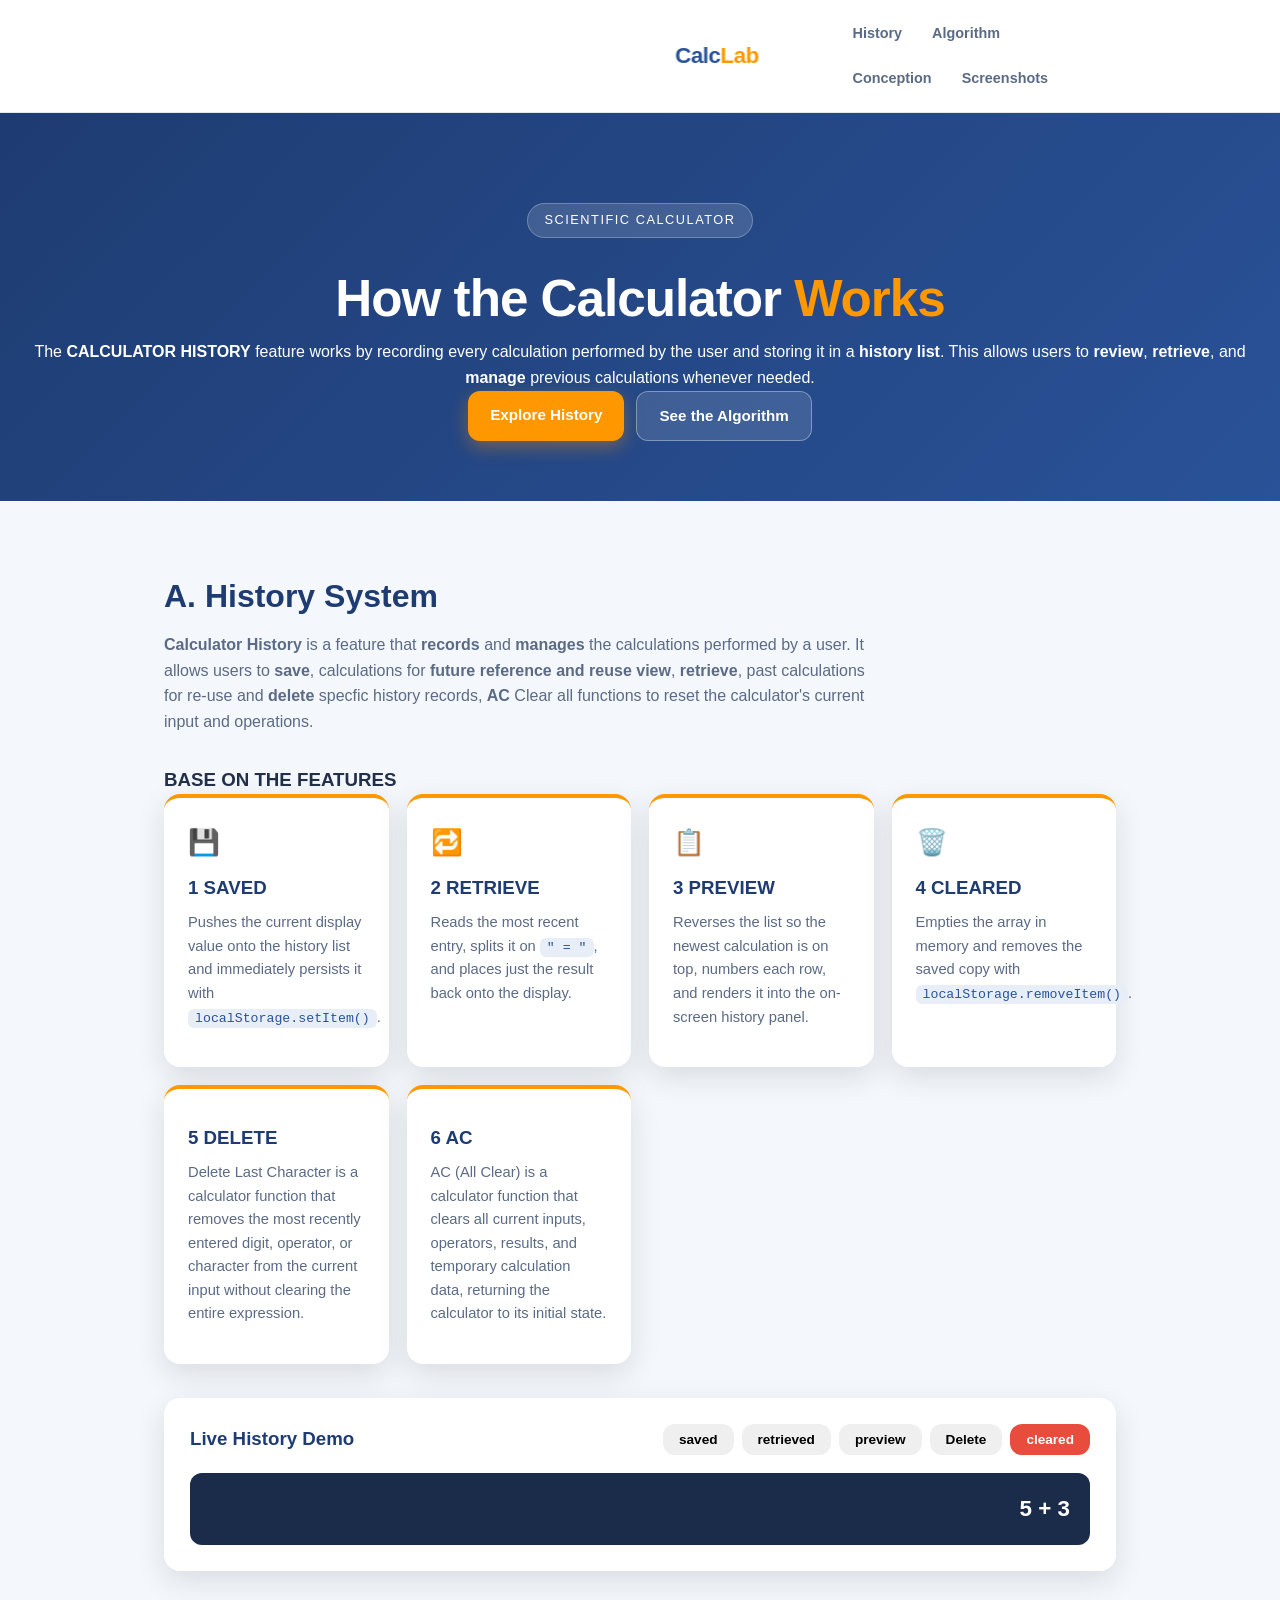
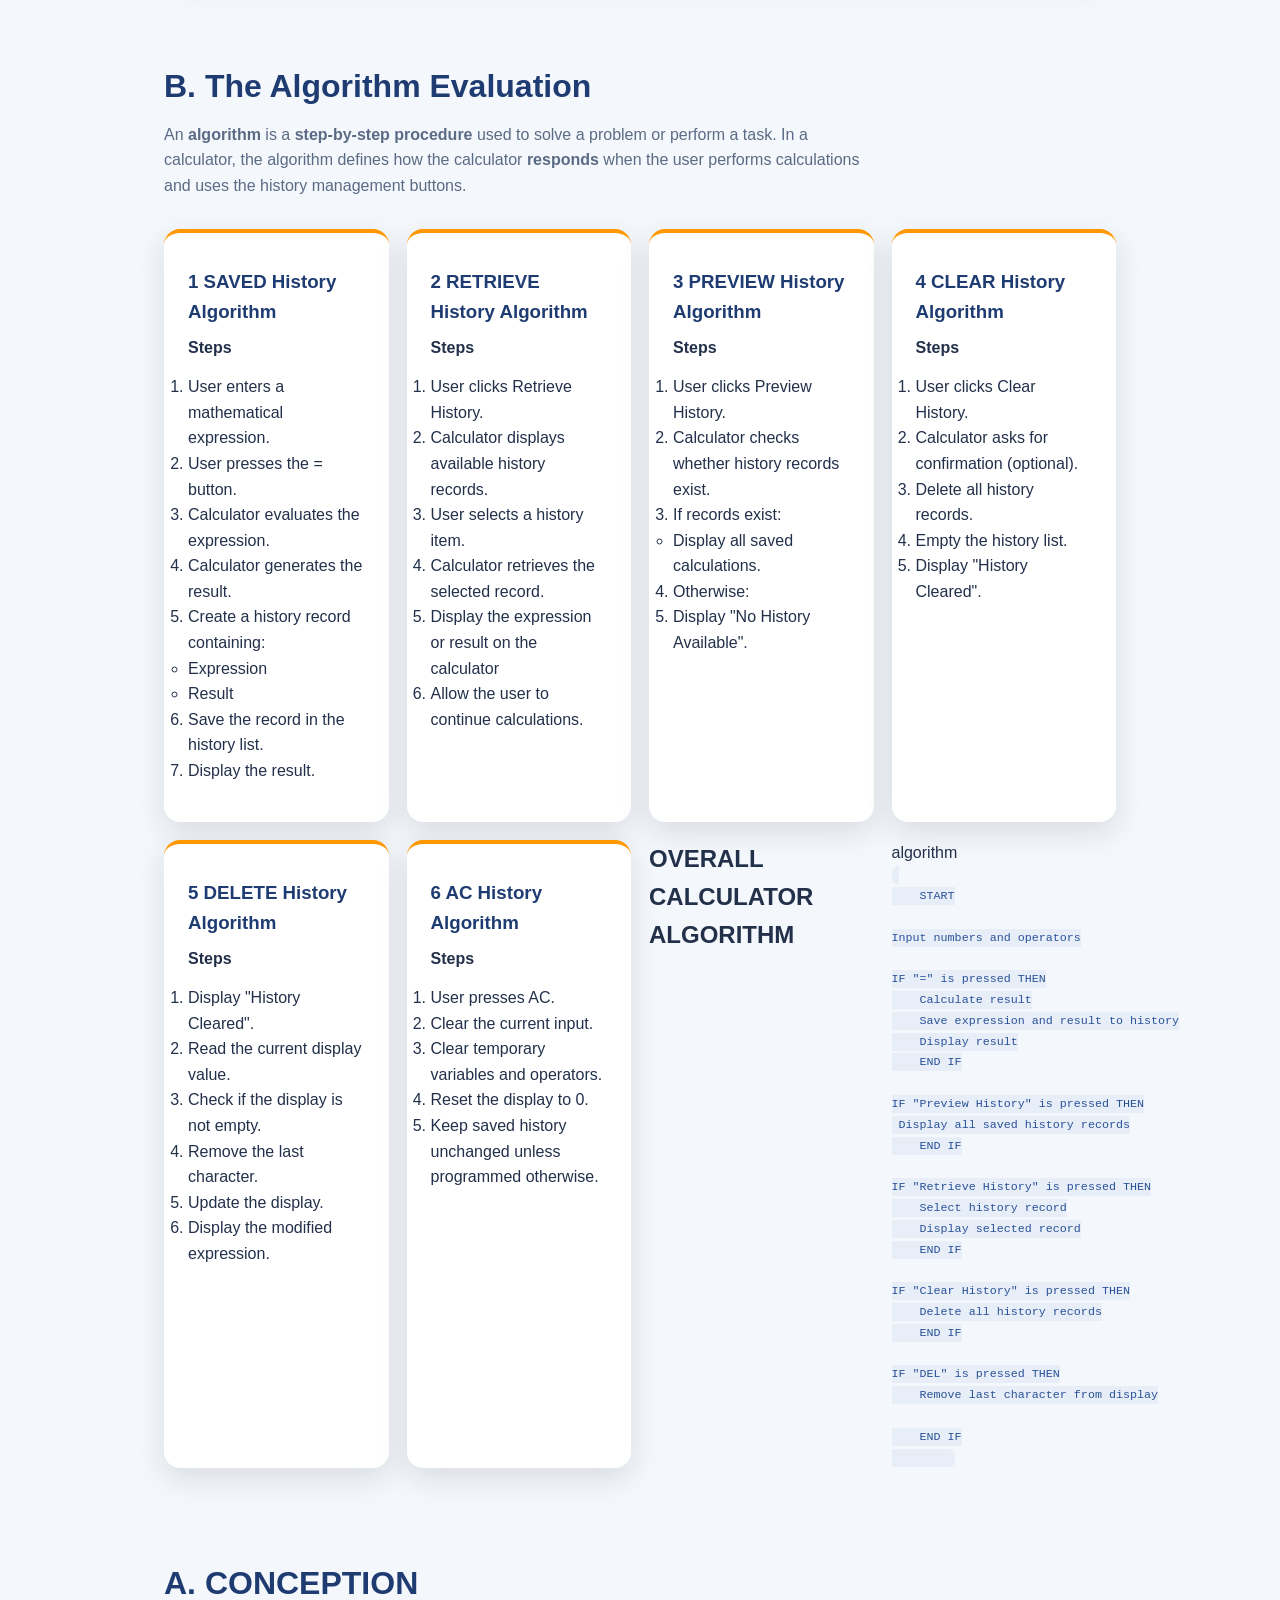
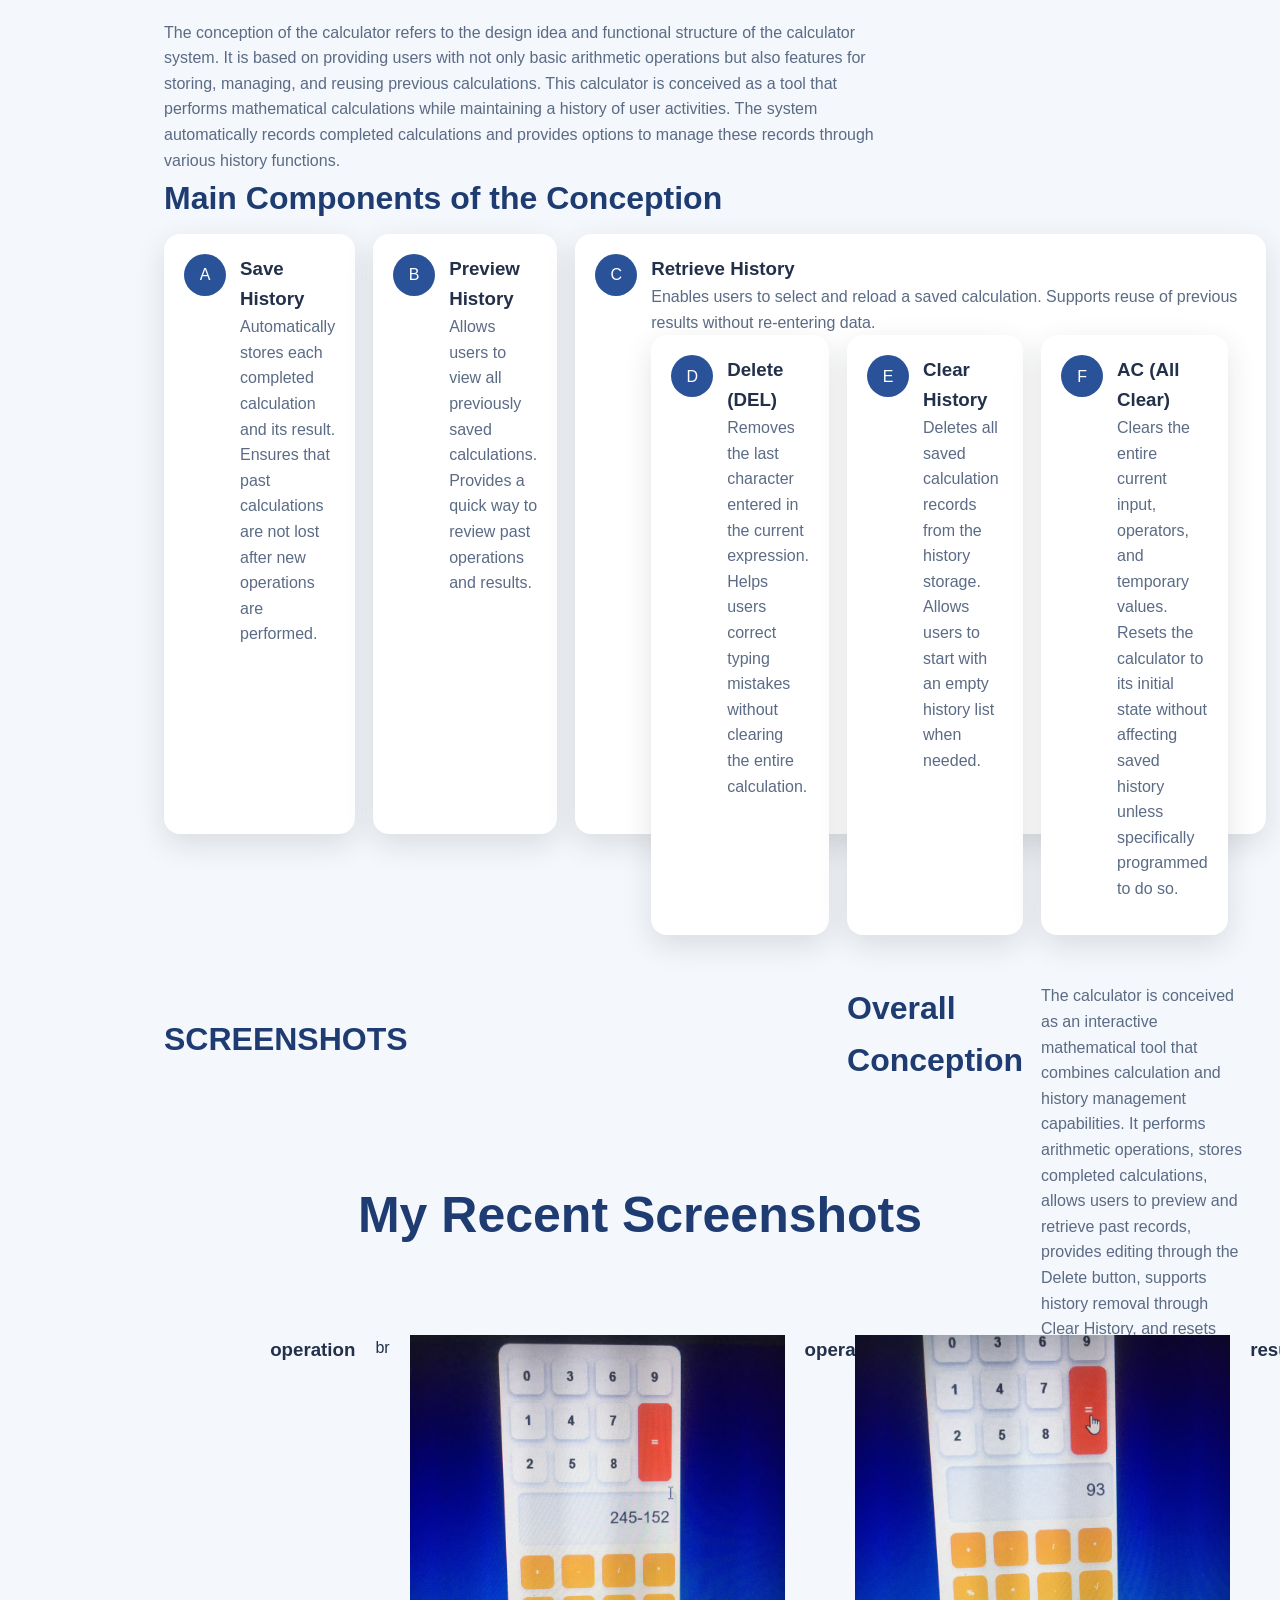
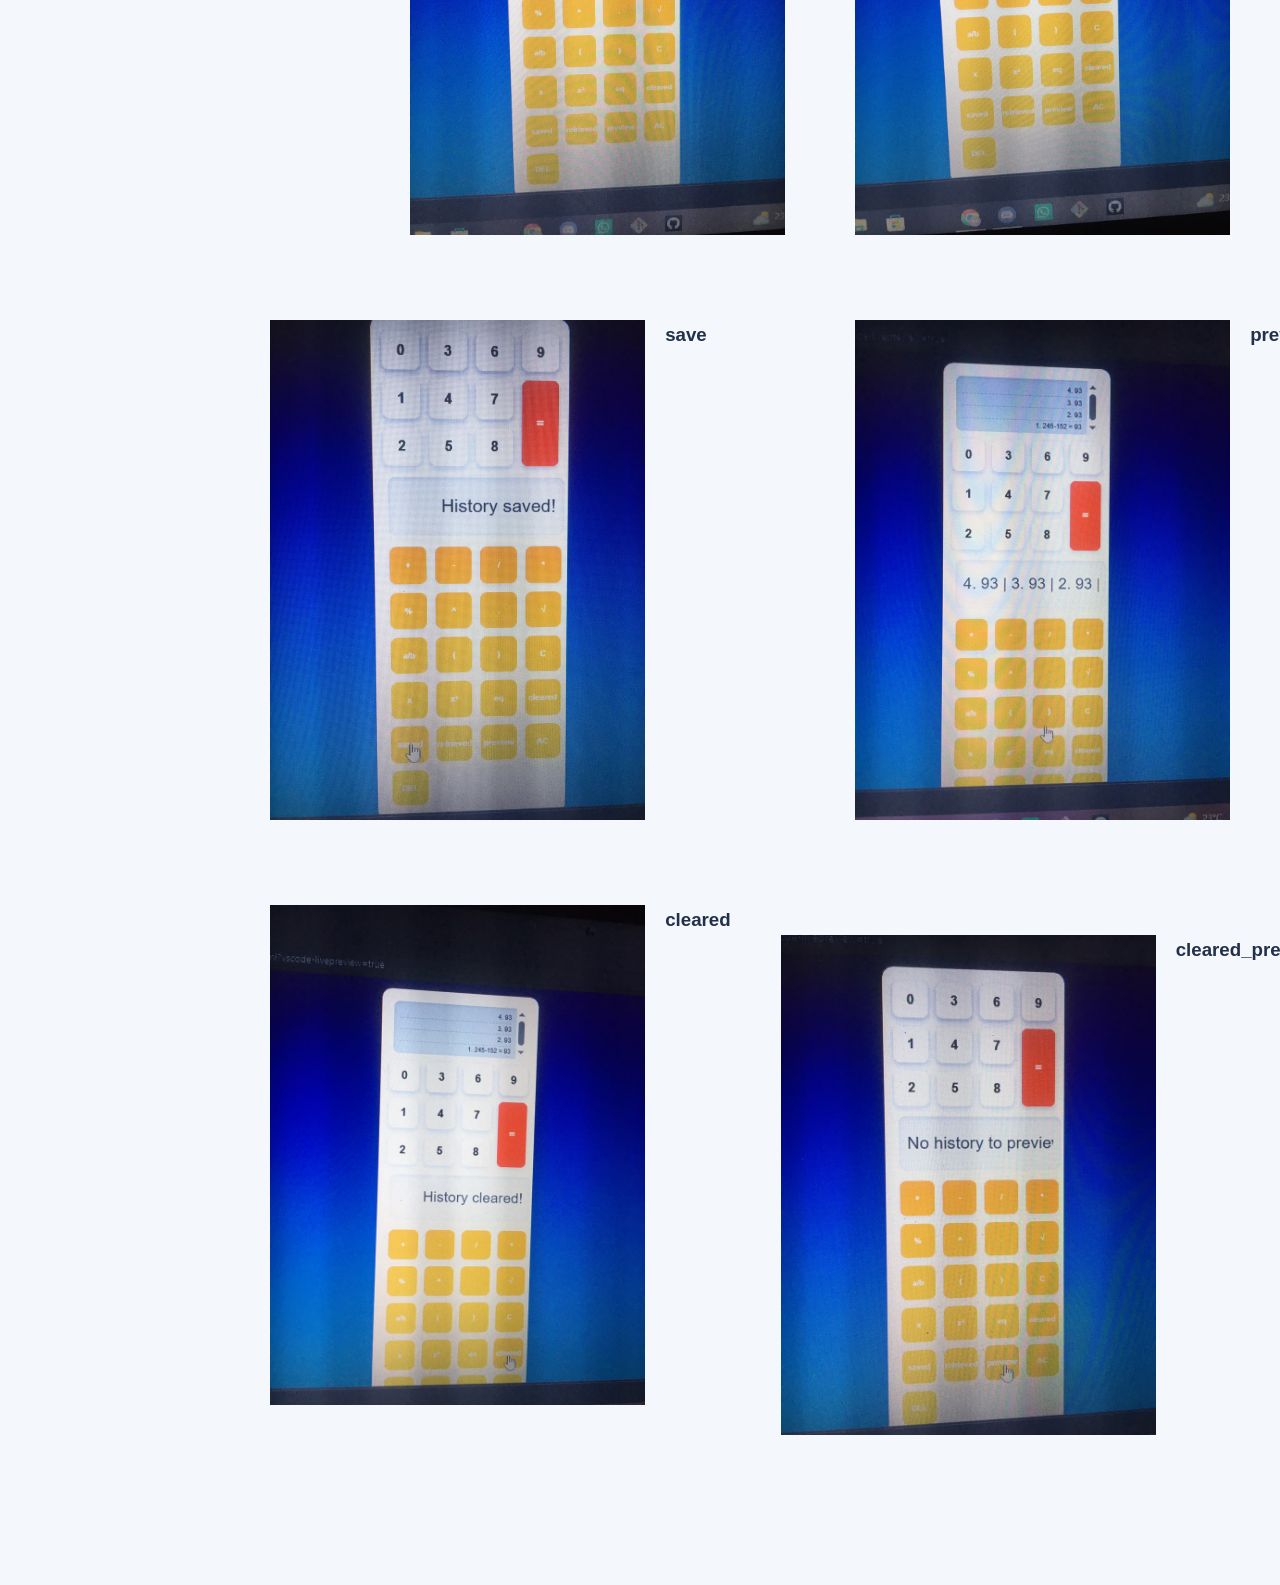
<file: website calculator/mercy.html>
<!DOCTYPE html>
<html lang="en">
<head>
    <meta charset="UTF-8">
    <meta name="viewport" content="width=device-width, initial-scale=1.0">
    <title>Calculator_webpage</title>
    <link rel="stylesheet" href="mercy.css">
</head>
<body>
     <!-- NAVIGATION  -->
<header class="nav">
    <div class="nav-inner">
       <marquee><a href="#top" class="brand">Calc<span>Lab</span></a></marquee> 

        <nav class="nav-links">
            <a href="#History">History</a>
            <a href="#Algorithm">Algorithm</a>
            <a href="#Conception">Conception</a>
            <a href="#Screenshots">Screenshots</a>
        </nav>
    </div>
</header>

<!-- ======= HERO ======= -->
<section class="hero" id="top">
    <div class="hero-badge">Scientific Calculator</div>
    <h1>How the Calculator <span>Works</span></h1>
    <p>The <strong>CALCULATOR HISTORY</strong> 
        feature works by recording every calculation performed by the user and storing it in a 
        <strong> history list</strong>. This allows users to 
        <strong>review</strong>, <strong>retrieve</strong>, and 
        <strong>manage</strong> previous calculations whenever needed.</p>
   <div class="hero-actions">
        <a href="#history" class="btn btn-primary">Explore History</a>
        <a href="#algorithm" class="btn btn-ghost">See the Algorithm</a>
    </div>
</section>


<!-- ======= HISTORY SECTION ======= -->
<section class="section" id="history">
    <div class="section-head">
        <h2>A. History System</h2>
        <p><strong> Calculator History </strong>is a feature that 
            <strong>records </strong>and <strong>manages</strong> 
            the calculations performed by a user. It allows users to 
            <strong>save</strong>, calculations for <strong>future reference and reuse</strong> <strong>view</strong>, <strong>retrieve</strong>, past calculations for re-use and 
            <strong>delete</strong> specfic history records, <strong>AC</strong>  Clear all functions to reset the calculator's current input and operations.
        </p>
    </div>
    <!-- history features -->
    <div><h3>BASE ON THE FEATURES</h3></div>

    <div class="cards">
        <article class="card">
            <span class="card-icon">💾</span>
            <h3>1 SAVED</h3>
            <p>Pushes the current display value onto the history list and
            immediately persists it with <code>localStorage.setItem()</code>.</p>
        </article>

        
        <article class="card">
            <span class="card-icon">🔁</span>
            <h3>2 RETRIEVE</h3>
            <p>Reads the most recent entry, splits it on <code>" = "</code>, and
            places just the result back onto the display.</p>
        </article>

        <article class="card">
            <span class="card-icon">📋</span>
            <h3>3 PREVIEW</h3>
            <p>Reverses the list so the newest calculation is on top, numbers each
            row, and renders it into the on-screen history panel.</p>           
        </article>

        <article class="card">
            <span class="card-icon">🗑️</span>
            <h3>4 CLEARED</h3>
            <p>Empties the array in memory and removes the saved copy with
            <code>localStorage.removeItem()</code>.</p>                
        </article>

        <article class="card">
            <h3>5 DELETE</h3>
            <p>Delete Last Character is a calculator function 
            that removes the most recently entered digit, operator, or 
            character from the current input without clearing the entire expression.</p>            
        </article>

        <article class="card">
            <h3>6 AC</h3>
            <p>AC (All Clear) is a calculator function that clears all current inputs, operators, results, and temporary calculation data, returning the calculator to its initial state.
        </article>
    </div>
    
    <div class="demo" id="history-demo">
        <div class="demo-tools">
            <h3>Live History Demo</h3>
            <div class="demo-buttons">
                <button class="btn btn-small" onclick="demoSave()">saved</button>
                <button class="btn btn-small" onclick="demoRetrieve()">retrieved</button>
                <button class="btn btn-small" onclick="demoPreview()">preview</button>
                <button class="btn btn-small" onclick="demoDelete()">Delete</button>
                <button class="btn btn-small btn-danger" onclick="demoClear()">cleared</button>
            </div>
        </div>
        <div class="demo-stage">
            <div class="demo-screen" id="demo-screen">5 + 3</div>
            <div class="demo-panel" id="demo-panel"></div>
        </div>
    </div>
</section>

<!-- ======= ALGORITHM SECTION ======= -->
<section class="section" id="algorithm">
    <div class="section-head">
        <h2>B. The Algorithm Evaluation</h2>
        <p>An <strong> algorithm</strong>  is a <strong> step-by-step procedure</strong>  used to solve a problem or perform a task. 
            In a calculator, the algorithm defines how the calculator <strong> responds</strong>  when 
            the user performs calculations and uses the history management buttons.            
        </p>
    </div>
    <!-- ALGORITHM FEATURES -->
     <div class="cards">
        <article class="card">            
            <h3>1 SAVED History Algorithm</h3>
            <h4>Steps</h4>
            <p>
                <ol>
                    <li>User enters a mathematical expression.</li>
                    <li>User presses the = button.</li>
                    <li>Calculator evaluates the expression.</li>
                    <li>Calculator generates the result.</li>
                    <li>Create a history record containing:</li>
                    <ul>
                        <li>Expression</li>
                        <li>Result</li>
                    </ul>
                    <li>Save the record in the history list.</li>
                    <li>Display the result.</li>
                </ol>
            </p>
        </article>
        <article class="card">            
            <h3>2 RETRIEVE History Algorithm</h3>
            <h4>Steps</h4>
            <p>
                <ol>
                    <li>User clicks Retrieve History.</li>
                    <li>Calculator displays available history records.</li>
                    <li>User selects a history item.</li>
                    <li>Calculator retrieves the selected record.</li>
                    <li>Display the expression or result on the calculator</li>
                    <li>Allow the user to continue calculations.</li>
                </ol>
            </p>
        </article>

        <article class="card">            
            <h3>3 PREVIEW History Algorithm</h3>
            <h4>Steps</h4>
            <p>
                <ol>
                    <li>User clicks Preview History.</li>
                    <li>Calculator checks whether history records exist.</li>
                    <li>If records exist:</li>
                    <ul>
                        <li>Display all saved calculations.</li>
                    </ul>
                    <li>Otherwise:</li>
                    <li>Display "No History Available".</li>
                </ol>
            </p>
        </article>

        <article class="card">            
            <h3>4 CLEAR History Algorithm</h3>
            <h4>Steps</h4>
            <p>
                <ol>
                    <li>User clicks Clear History.</li>
                    <li>Calculator asks for confirmation (optional).</li>
                    <li>Delete all history records.</li>
                    <li>Empty the history list.</li>
                    <li>Display "History Cleared".</li>
                </ol>
            </p>
        </article>
        <article class="card">            
            <h3>5 DELETE History Algorithm</h3>
            <h4>Steps</h4>
            <p>
                <ol>
                    <li>Display "History Cleared".</li>
                    <li>Read the current display value.</li>
                    <li>Check if the display is not empty.</li>
                    <li>Remove the last character.</li>
                    <li>Update the display.</li>
                    <li>Display the modified expression.</li>
                </ol>
            </p>
        </article>
        <article class="card">            
            <h3>6 AC History Algorithm</h3>
            <h4>Steps</h4>
            <p>
                <ol>
                    <li>User presses AC.</li>
                    <li>Clear the current input.</li>
                    <li>Clear temporary variables and operators.</li>
                    <li>Reset the display to 0.</li>
                    <li>Keep saved history unchanged unless programmed otherwise.</li>
                </ol>
            </p>
        </article>
        <div >
        <h2>OVERALL CALCULATOR ALGORITHM</h2>

     </div>
        <!-- <h2>OVERALL CALCULATOR ALGORITHM</h2> -->
        <div class="Algorithm">
        <div class="Algorithm-bar"> algorithm</div>
        <pre><code>
    START

Input numbers and operators

IF "=" is pressed THEN
    Calculate result
    Save expression and result to history
    Display result
    END IF

IF "Preview History" is pressed THEN
 Display all saved history records
    END IF

IF "Retrieve History" is pressed THEN
    Select history record
    Display selected record
    END IF

IF "Clear History" is pressed THEN
    Delete all history records
    END IF

IF "DEL" is pressed THEN
    Remove last character from display

    END IF
        </code></pre>
    </div>
</section>


<!-- ======= CONCEPTION ======= -->
<section class="section" id="Conception">
    <div class="section-head">
        <h2>A. CONCEPTION</h2>
        <p>The conception of the calculator refers to the design idea and functional structure of the 
            calculator system. It is based on providing users with not only basic 
            arithmetic operations but also features for storing, managing, and reusing previous calculations.

This calculator is conceived as a tool that performs mathematical calculations while maintaining a 
history of user activities. The system automatically records completed calculations and provides options to 
manage these records through various history functions.</p>

<h2>Main Components of the Conception</h2>
<!-- Steps -->
    <div class="steps">
        <div class="step">
            <span class="step-num">A</span>
            <div>
<h3>Save History</h3><p>
<p>Automatically stores each completed calculation and its result.</p>
<p>Ensures that past calculations are not lost after new operations are performed.</p>
 </div>
        </div>

<div class="steps">
        <div class="step">
            <span class="step-num">B</span>
            <div>
<h3>Preview History</h3>
<p>Allows users to view all previously saved calculations.
Provides a quick way to review past operations and results.</p>
 </div>
        </div>

<div class="steps">
        <div class="step">
            <span class="step-num">C</span>
            <div>
<h3>Retrieve History</h3>
<p>Enables users to select and reload a saved calculation.
Supports reuse of previous results without re-entering data.</p>

<div class="steps">
        <div class="step">
            <span class="step-num">D</span>
            <div>
<h3>Delete (DEL)</h3>
<p>Removes the last character entered in the current expression.
Helps users correct typing mistakes without clearing the entire calculation.</p>
 </div>
        </div>

<div class="steps">
        <div class="step">
            <span class="step-num">E</span>
            <div>
<h3>Clear History</h3>
<p>Deletes all saved calculation records from the history storage.
Allows users to start with an empty history list when needed.</p>
 </div>
        </div>

<div class="steps">
        <div class="step">
            <span class="step-num">F</span>
            <div>
<h3>AC (All Clear)</h3>
<p>Clears the entire current input, operators, and temporary values.
Resets the calculator to its initial state without affecting saved 
history unless specifically programmed to do so.</p>
 </div>
        </div>
</div>

<h2>Overall Conception</h2>
<p>
   The calculator is conceived as an interactive mathematical tool that combines calculation and history management capabilities. It performs arithmetic operations, stores completed calculations, allows users to preview and retrieve past records, provides editing through the Delete button, supports history removal through Clear History, and resets current operations through the AC button. This design improves efficiency, accuracy, and user convenience by ensuring that calculations can be saved, reviewed, reused, and managed effectively. 
</p> 
</div>
</section>

        <!-- SCREENSHOTS -->
<section class="section" id="walkthrough">
    <div class="section-head">
        <h2>SCREENSHOTS</h2>
        <!-- Projects Section -->
    <section class="projects">
        <h2>My Recent Screenshots</h2>

        <div class="project-grid">

            <div class="project-card">
                <h3>operation</h3> br
                <img src="image/Image1.jpeg">
                <h3>operation</h3>
                
            </div>

            <div class="project-card">
                <img src="image/Image4.jpeg">
                <h3>result</h3>
                
            </div>

            <div class="project-card">
                <img src="image/Image 3.jpeg">
                <h3>save</h3>
                
            </div>

            <div class="project-card">
                <img src="image/Image8.jpeg">
                <h3>preview</h3>
                
            </div>

            <div class="project-card">
                <img src="image/Image6.jpeg">
                <h3>cleared</h3>

                <div class="project-card">
                <img src="image/Image7.jpeg">
                <h3>cleared_preview</h3>
                
            </div>
                
            </div>

        </div>

    </section>
    
    

</body>
</html>
</file>
<file: style.css>
/* Reset default browser styles */
*{
    margin:0;
    padding:0;
    box-sizing:border-box;
    font-family:Arial, Helvetica, sans-serif;
}

/* Center the calculator on the page */
body{
    display:flex;
    justify-content:center;
    align-items:center;
    height:100vh;
    background:linear-gradient(135deg, #1e3c72, #2a5298);
}

/* Main calculator container */
.calculator{
    width:340px; 
    background:white;
    padding:25px;
    border-radius:20px; 
    box-shadow:0 12px 30px rgba(0,0,0,0.3);
}

/* Calculator display screen */
#display{
    width:100%;
    height:70px;
    margin-bottom:20px;
    padding:15px;
    border:none;
    border-radius:12px;
    background:#f4f4f4;
    font-size:2rem;
    text-align:right;
    color:#333;
    box-shadow:inset 0 2px 8px rgba(0,0,0,0.15);
}

/* Grid layout for the number buttons */
.number-section{
    display:grid;
    grid-template-columns:repeat(4,65px);
    grid-template-rows:repeat(3,65px);
    gap:15px;
    justify-content:center;
    margin-bottom:20px;
}

/* General button styling */
button{
    width:65px;
    height:65px;
    border:none;
    border-radius:12px;
    background:white;
    font-size:1.5rem;
    font-weight:bold;
    cursor:pointer;
    transition:0.3s;
    box-shadow:0 4px 10px rgba(0,0,0,0.15);
}

/* Button hover effect */
button:hover{
    background:#4f8ef7;
    color:#fff;
    transform:scale(1.05);
}

/* Button click effect */
button:active{
    transform:scale(0.95);
}

/* Equal button spans two rows */
.equal{
    grid-row:2 / span 2;
    grid-column:4;
    height:145px;
    background:red;
    color:#fff;
}

.equal:hover{
    background:red;
}

/* Grid layout for operator buttons */
.operators{
    display:grid;
    grid-template-columns:repeat(4,1fr);
    gap:15px;
}

/* Operator button styling */
.operators button{
    height:65px;
    background:#ff9800;
    color:#fff;
}

.operators button:hover{
    background:#e68900;
}
</file>
<file: fa.css>
* {
            margin: 0;
            padding: 0;
            box-sizing: border-box;
        }

        body {
            font-family: Arial, Helvetica, sans-serif;
            background: #08080c;
            color: white;
        }

        /* ================= NAVIGATION ================= */

        .navbar {
            height: 65px;
            width: 100%;
            background: #08090d;

            display: flex;
            align-items: center;

            padding: 0 25px;

            border-bottom: 3px solid #f15a24;

            position: relative;
            z-index: 10;
        }

        /* LOGO */

        .logo {
            border: 3px solid white;
            padding: 5px 10px;

            font-size: 23px;
            font-weight: 900;

            margin-right: 30px;
        }

        /* MENU */

        .nav-menu {
            display: flex;
            align-items: center;
            gap: 27px;

            list-style: none;
        }

        .nav-menu a {
            color: white;
            text-decoration: none;

            font-size: 15px;
            font-weight: bold;

            text-transform: uppercase;

            transition: 0.3s;
        }

        .nav-menu a:hover {
            color: #ff5722;
        }

        .arrow {
            font-size: 10px;
            margin-left: 4px;
        }

        /* LOGIN */

        .login {
            margin-left: auto;

            display: flex;
            align-items: center;
            gap: 8px;

            color: white;

            font-size: 14px;
        }

        .user-icon {
            font-size: 23px;
        }


        /* ================= DROPDOWN ================= */

        .menu-item {
            position: relative;
        }

        .dropdown {
            position: absolute;

            top: 35px;
            left: 0;

            width: 190px;

            background: #111116;

            border-top: 3px solid #ff5722;

            display: none;

            list-style: none;

            padding: 10px 0;
        }

        .dropdown li {
            padding: 10px 15px;
        }

        .dropdown a {
            font-size: 13px;
        }

        .menu-item:hover .dropdown {
            display: block;
        }


        /* ================= ADVERTISEMENT ================= */

        .advertisement {
            width: 70%;
            height: 90px;

            margin: 0 auto;

            background: linear-gradient(
                90deg,
                #ff6a2a,
                #e94b24
            );

            display: flex;
            align-items: center;
            justify-content: center;

            color: transparent;
        }


        /* ================= HERO ================= */

        .hero {
            width: 100%;
            max-width: 1400px;

            height: 570px;

            margin: 35px auto 0;

            position: relative;

            overflow: hidden;

            background: #15151b;
        }

        /* HERO IMAGE */

        .hero img {
            width: 100%;
            height: 100%;

            object-fit: cover;

            display: block;
        }

        /* DARK GRADIENT */

        .hero::after {
            content: "";

            position: absolute;

            inset: 0;

            background:
                linear-gradient(
                    90deg,
                    rgba(0,0,0,0.85) 0%,
                    rgba(0,0,0,0.35) 45%,
                    rgba(0,0,0,0.05) 100%
                );
        }


        /* ================= HERO CONTENT ================= */

        .hero-content {
            position: absolute;

            z-index: 2;

            left: 55px;
            bottom: 50px;

            max-width: 600px;
        }

        /* CROWN */

        .crown {
            font-size: 80px;

            margin-bottom: 5px;

            filter: drop-shadow(
                0 5px 5px rgba(0,0,0,0.8)
            );
        }

        /* TITLE */

        .hero-title {
            font-size: 43px;

            line-height: 1.05;

            font-weight: 900;

            text-transform: uppercase;

            text-shadow:
                3px 3px 5px black;
        }

          /* =========================
           MAIN CONTAINER
        ========================= */

        .container {
            width: 94%;
            max-width: 1400px;

            margin: 30px auto;
        }


        /* =========================
           NEWS LAYOUT
        ========================= */

        .news-layout {
            display: grid;

            grid-template-columns: 2fr 1fr;

            gap: 20px;
        }


        /* =========================
           MAIN ARTICLE
        ========================= */

        .main-story {
            background: #15161c;

            overflow: hidden;
        }

        .main-image {
            width: 100%;
            height: 500px;

            object-fit: cover;

            display: block;
        }

        .main-content {
            padding: 25px;
        }

        .category {
            color: #bdbdbd;

            font-size: 13px;

            font-weight: bold;

            margin-bottom: 28px;
        }

        .main-title {
            font-size: 40px;

            line-height: 1.15;

            margin-bottom: 25px;
        }

        .description {
            color: #c6c6c6;

            font-size: 18px;

            line-height: 1.5;
        }


        /* =========================
           RIGHT SIDE
        ========================= */

        .side-news {
            display: flex;

            flex-direction: column;

            gap: 20px;
        }


        /* =========================
           SMALL CARD
        ========================= */

        .side-card {
            background: #15161c;

            overflow: hidden;
        }

        .side-image {
            width: 100%;

            height: 270px;

            object-fit: cover;

            display: block;
        }

        .side-content {
            padding: 18px;
        }

        .side-title {
            font-size: 22px;

            line-height: 1.25;

            margin-bottom: 25px;
        }

        .meta {
            color: #aaa;

            font-size: 13px;
        }


        /* =========================
           IMAGE OVERLAY
        ========================= */

        .image-container {
            position: relative;
        }

        .image-container::after {
            content: "";

            position: absolute;

            inset: 0;

            background:
                linear-gradient(
                    to bottom,
                    transparent 55%,
                    rgba(0,0,0,.45)
                );
        }


        /* =========================
           HOVER
        ========================= */

        .main-story,
        .side-card {
            transition: 0.3s;
        }

        .main-story:hover,
        .side-card:hover {
            transform: translateY(-4px);
        }


        /* =========================
           RESPONSIVE
        ========================= */

        @media (max-width: 900px) {

            .nav-links {
                gap: 12px;
            }

            .nav-links a {
                font-size: 11px;
            }

            .news-layout {
                grid-template-columns: 1fr;
            }

            .main-image {
                height: 400px;
            }

            .side-news {
                display: grid;

                grid-template-columns:
                    repeat(2, 1fr);
            }

        }



        /* ================= BOTTOM NEWS ================= */

        .news-container {
            width: 95%;
            max-width: 1400px;

            margin: 25px auto;

            display: grid;

            grid-template-columns:
                repeat(3, 1fr);

            gap: 20px;
        }

        .news-card {
            height: 180px;

            background: #16161c;

            overflow: hidden;

            position: relative;
        }

        .news-card img {
            width: 100%;
            height: 100%;

            object-fit: cover;
        }

        .news-card h3 {
            position: absolute;

            bottom: 0;
            left: 0;

            width: 100%;

            padding: 30px 15px 15px;

            background:
                linear-gradient(
                    transparent,
                    rgba(0,0,0,.9)
                );

            font-size: 18px;
        }


        /* ================= MOBILE ================= */

        .mobile-menu {
            display: none;

            font-size: 28px;

            cursor: pointer;
        }

        @media (max-width: 900px) {

            .nav-menu {
                gap: 12px;
            }

            .nav-menu a {
                font-size: 11px;
            }

            .logo {
                margin-right: 15px;
            }

            .hero {
                height: 450px;
            }

            .hero-title {
                font-size: 32px;
            }
        }


        @media (max-width: 650px) {

            .navbar {
                justify-content: space-between;
            }

            .mobile-menu {
                display: block;
            }

            .nav-menu {
                display: none;

                position: absolute;

                top: 65px;
                left: 0;

                width: 100%;

                background: #08090d;

                flex-direction: column;

                align-items: flex-start;

                padding: 20px;
            }

            .nav-menu.active {
                display: flex;
            }

            .login {
                display: none;
            }

            .advertisement {
                width: 90%;
                height: 70px;
            }

            .hero {
                height: 400px;
                margin-top: 20px;
            }

            .hero-content {
                left: 20px;
                bottom: 30px;

                max-width: 90%;
            }

            .crown {
                font-size: 55px;
            }

            .hero-title {
                font-size: 27px;
            }

            .news-container {
                grid-template-columns: 1fr;
            }
        }
</file>
<file: score.css>
*{
    margin: 0;
    padding: 0;
    box-sizing: border-box;
}
body{
    font-family: arial, sans-serif;
    background: #f4f4f4;
}
/* Navigation*/
.navbar{
    width: 100%;
    height: 70px;
    background: #08090d;
    display: flex;
    align-items: center;
    padding: 0 30px;
    border-radius: 4px solid #e3262e;
}
/* Logo */
.logo{
    color: white;
    border: 3px solid white;
    padding: 5px 10px;
    font-size: 24px;
    font-weight: bold;
    margin-right: 35px;
}
/* Menu */
.nav-links{
    display: flex;
    align-items: center;
    gap: 30px;
    list-style: none;
}
.nav-links li{
    position: relative;
}
.nav-links a{
    color: white;
    text-decoration: none;
    font-size: 16px;
    font-weight: bold;
    text-transform: uppercase;
    transition: 0.3s;
}
.nav-links a:hver{
    color: #e3262e;
}
/* Arrow */
.arrow{
    font-size: 11px;
    margin-left: 5px;
}
/* Drodown */
.dropdown{
    position: absolute;
    top: 35px;
    left: 0;
    width: 180px;
    background: #111217;
    display: none;
    list-style: none;
    border-top: 3px solid #e3262e;
    z-index: 1000;
    padding: 10px 0;
}
.dropdown li{
    padding: 12px 15px;
}
.dropdown li a{
    font-size: 14px;
}
.nav-links li:hoer .dropdown{
    display: block;
}
/* Mobile */
.Menu-button{
    display: none;
    color: white;
    font-size: 28px;
    cursor: pointer;
}
.login{
    margin-left: auto;
    display: left;
    align-items: center;
    gap: 8px;
    color: white;
    font-size: 14px;
}
.uer.icon{
    font-size: 23px;
}
.advertisement{
    width: 100%;
    height: 90px;
    margin: 0;
    background: linear-gradient(90deg, #ff6a2a,#e94b24);
    display: flex;
    align-items: center;
    justify-content: center;
    color: transparent;
}
.hero{
    width: 100%;
    max-width: 1400px;
    height: 570px;
    margin:  35px auto 0;
    position: relative;
    overflow: hidden;
    background: #15151b;
}
.hero img{
    width: 100%;
    height: 100%;
    object-fit: cover;
    display: block;
}
.hero::after{
    content: "";
    position: absolute;
    inset: 0;
    background: linear-gradient(90deg, rgba(0,0,0,0.85) 0%
    rgba(0,0,0,0.35) 45% 
    rgba(0,0,0,0.05) 100%);
}
.hero-content{
    position: absolute;
    z-index: 2;
    left: 55px;
    bottom: 50px;
    max-width: 600px;
}
.crown{
    font-size: 80px;
    margin-bottom: 5px;
    filter: drop-shadow(0 5px 5px rgba(0,0,0,0.8));
}
.hero-title{
    font-size: 43px;
    line-height: 1.05;
    font-size: 900;
    text-transform: uppercase;
    text-shadow: 3px 3px 5px black;
}
.news-card{
    width: 95%;
    max-width: 1400px;
    margin: 25px auto;
    display: grid;
    grid-template-columns: repeat(3, 1fr);
    gap: 20px;
}
.news-card{
    height: 180px;
    background: #16161c;
    overflow: hidden;
    position: relative;
}
.news-card img{
    width: 100px;
    height: 100%;
    object-fit: cover;
}
.news-card h3{
    position: absolute;
    bottom: 0;
    left: 0;
    width: 100%;
    padding: 30px 15px 15px;
    background: linear-gradient( tranparent, rgba(0,0,0,.9)
    );
    font-size: 18px;
}
@media (max-width: 900px) {
    .navbar{
        padding: 0 20px;
    }
    .nav-links{
        gap: 15px;
    }
    .nav-links a{
        font-size: 13px;
    }
}
</file>
<file: mercy.css>
/* ============ RESET ============ */
* {
    margin: 0;
    padding: 0;
    box-sizing: border-box;
}
/* all the webpage styling */
:root {
    --blue: #064619;
    --blue-dark: #0e500c;
    --orange: #fad81a;
    --bg: #fbf4fa;
    --card: #ffffff;
    --ink: #043ba0;
    --muted: #042f74;
    --line: #e2e8f2;
    --code-bg: #0f1c33;
    --code-ink: #d7e6ff;
    --radius: 16px;
    --shadow: 0 10px 30px rgba(25, 31, 44, 0.12);
}

/* html { scroll-behavior: smooth; } */

body {
    font-family: "Segoe UI", Arial, Helvetica, sans-serif;
    color: var(--ink);
    background: var(--bg);
    line-height: 1.6;
}

/* ============ NAV ============ */
.nav {
    position: sticky;
    top: 0;
    z-index: 50;
    background: rgba(255, 255, 255, 0.92);
    backdrop-filter: blur(8px);
    border-bottom: 1px solid var(--line);
}

.nav-inner {
    max-width: 1000px;
    margin: 0 auto;
    padding: 14px 24px;
    display: flex;
    align-items: center;
    justify-content: space-between;
    gap: 16px;
}

.brand {
    font-size: 1.4rem;
    font-weight: 800;
    color: var(--blue);
    text-decoration: none;
    letter-spacing: -0.5px;
}

.brand span { color: var(--orange); }

.nav-links {
    display: flex;
    gap: 6px;
    flex-wrap: wrap;
}

.nav-links a {
    text-decoration: none;
    color: var(--muted);
    font-weight: 600;
    font-size: 0.9rem;
    padding: 8px 12px;
    border-radius: 10px;
    transition: 0.2s;
}

.nav-links a:hover {
    background: #eaf1fb;
    color: var(--blue);
}

/* ============ HERO ============ */
.hero {
    text-align: center;
    padding: 90px 24px 60px;
    background: linear-gradient(135deg, var(--blue-dark), var(--blue));
    color: #fff;
}

.hero-badge {
    display: inline-block;
    background: rgba(255, 255, 255, 0.14);
    border: 1px solid rgba(255, 255, 255, 0.25);
    padding: 6px 16px;
    border-radius: 999px;
    font-size: 0.8rem;
    letter-spacing: 1.5px;
    text-transform: uppercase;
    margin-bottom: 20px;
}

.hero h1 {
    font-size: clamp(2rem, 6vw, 3.2rem);
    font-weight: 800;
    letter-spacing: -1px;
}

.hero h1 span { color: var(--orange); }

.hero-sub {
    max-width: 640px;
    margin: 18px auto 30px;
    color: rgba(255, 255, 255, 0.85);
    font-size: 1.05rem;
}

.hero-sub strong { color: #fff; }

.hero-actions { display: flex; gap: 12px; justify-content: center; flex-wrap: wrap; }

.btn {
    display: inline-block;
    text-decoration: none;
    font-weight: 700;
    padding: 12px 22px;
    border-radius: 12px;
    border: none;
    cursor: pointer;
    font-size: 0.95rem;
    transition: 0.2s;
}

.btn-primary {
    background: var(--orange);
    color: #fff;
    box-shadow: 0 6px 18px rgba(255, 152, 0, 0.35);
}

.btn-primary:hover { transform: translateY(-2px); }

.btn-ghost {
    background: rgba(255, 255, 255, 0.12);
    color: #fff;
    border: 1px solid rgba(255, 255, 255, 0.35);
}

.btn-ghost:hover { background: rgba(255, 255, 255, 0.22); }
/* ============ SECTIONS ============ */
.section {
    max-width: 1000px;
    margin: 0 auto;
    padding: 70px 24px 20px;
}

.section-head { margin-bottom: 30px; }

.section-head h2 {
    font-size: clamp(1.4rem, 4vw, 2rem);
    color: var(--blue-dark);
    margin-bottom: 10px;
}

.section-head p {
    color: var(--muted);
    max-width: 720px;
}

.section code {
    background: #e8eef8;
    color: var(--blue);
    padding: 2px 7px;
    border-radius: 6px;
    font-size: 0.9em;
}

/* ============ CARDS ============ */
.cards {
    display: grid;
    grid-template-columns: repeat(auto-fit, minmax(220px, 1fr));
    gap: 18px;
}

.card {
    background: var(--card);
    border-radius: var(--radius);
    box-shadow: var(--shadow);
    padding: 24px;
    border-top: 4px solid var(--orange);
}

.card-icon { font-size: 1.6rem; }

.card h3 { margin: 10px 0 8px; color: var(--blue-dark); }

.card p { color: var(--muted); font-size: 0.92rem; margin-bottom: 14px; }

.code-block {
    background: var(--code-bg);
    color: var(--code-ink);
    border-radius: 10px;
    padding: 14px;
    font-size: 0.78rem;
    overflow-x: auto;
}

/* ============ DEMO ============ */
.demo {
    margin-top: 34px;
    background: var(--card);
    border-radius: var(--radius);
    box-shadow: var(--shadow);
    padding: 26px;
}

.demo-tools {
    display: flex;
    align-items: center;
    justify-content: space-between;
    flex-wrap: wrap;
    gap: 14px;
    margin-bottom: 18px;
}

.demo-tools h3 { color: var(--blue-dark); }

.demo-buttons { display: flex; gap: 8px; flex-wrap: wrap; }

.btn-small { padding: 8px 16px; font-size: 0.85rem; }

.btn-danger { background: #e74c3c; color: #fff; }
.btn-danger:hover { background: #c0392b; transform: translateY(-2px); }

.demo-stage {
    display: flex;
    flex-direction: column;
    gap: 14px;
}

.demo-screen {
    background: #1b2b4a;
    color: #fff;
    border-radius: 12px;
    padding: 18px 20px;
    text-align: right;
    font-size: 1.4rem;
    font-weight: 700;
    min-height: 62px;
    word-break: break-all;
}

.demo-panel {
    display: none;
    background: #eef2f7;
    border-radius: 12px;
    padding: 14px 18px;
    max-height: 160px;
    overflow-y: auto;
    font-size: 0.9rem;
    color: var(--muted);
    text-align: right;
    box-shadow: inset 0 2px 6px rgba(0, 0, 0, 0.08);
}

.demo-panel.show { display: block; }

.history-row {
    padding: 4px 0;
    border-bottom: 1px dashed #d5dbe3;
    word-break: break-all;
}

.history-row:last-child { border-bottom: none; }


/* ============ ALGORITHM ============ */
.algorithm {
    background: var(--code-bg);
    border-radius: var(--radius);
    overflow: hidden;
    box-shadow: var(--shadow);
}

.algorithm-bar {
    background: rgba(255, 255, 255, 0.06);
    color: #8fb0ff;
    font-size: 0.75rem;
    letter-spacing: 1px;
    text-transform: uppercase;
    padding: 10px 18px;
    border-bottom: 1px solid rgba(255, 255, 255, 0.1);
}

.algorithm pre {
    padding: 22px 24px;
    overflow-x: auto;
    font-size: 0.86rem;
    line-height: 1.7;
    color: var(--code-ink);
}

/* ============ STEPS ============ */
.steps {
    display: grid;
    grid-template-columns: repeat(2, 60fr);
    gap: 10px;
    margin-bottom: 30px;

}

.step {
    display: flex;
    gap: 14px;
    background: var(--card);
    border-radius: var(--radius);
    box-shadow: var(--shadow);
    padding: 20px;
    height: 600px;
}

.step-num {
    flex-shrink: 0;
    width: 42px;
    height: 42px;
    border-radius: 50%;
    background: var(--blue);
    color: #fff;
    font-weight: 10%;
    display: flex;
    align-items: center;
    justify-content: center;
}

/* SCREENSHOTS */

.project-card{
    display: flex; 
    height: 500px;
    width: 500px;
    gap: 20px;
    margin: 30px;
}

/* project */
.projects{
padding:100px 8%;
text-align:center;
}

.projects h2{
font-size:50px;
margin-bottom:50px;
}

.project-grid{
display:grid;
grid-template-columns:repeat(2,50fr);
gap:25px;
}
</file>
<file: reh.css>
*{
    margin:0;
    padding:0;
    box-sizing:border-box;
    font-family:"poppins",sans-serif;
}
body{
    background-color: #c9d6ff;
    background:linear-gradient(to right,#e2e2e2,#c9d6ff);
}
.container{
    background:#fff;
    width:450px;
    padding:1.5rem;
    margin:50px auto;
    border-radius:10px;
    box-shadow:0 20px 35px rgba(0,0,1,0.9);
}
form{
    margin:0 2rem;
}
.form-title{
    font-size:1.5rem;
    font-weight:bold;
    text-align:center;
    padding:1.3rem;
    margin-bottom:0.4rem;
}
input{
    color:inherit;
    width:100%;
    background-color:transparent;
    border:none;
    border-bottom:1px solid #757575;
    padding-left:1.5rem;
    font-size:15px;
}
.input-group{
    padding:1% 0;
    position:relative;

}
.input-group i{
    position:absolute;
    color:black;
}
input:focus{
    background-color: transparent;
    outline:transparent;
    border-bottom:2px solid hsl(327,90%,28%);
}
input::placeholder{
    color:transparent;
}
label{
    color:#757575;
    position:relative;
    left:1.2em;
    top:-1.3em;
    cursor:auto;
    transition:0.3s ease all;
}
input:focus~label,input:not(:placeholder-shown)~label{
    top:-3em;
    color:hsl(327,90%,28%);
    font-size:15px;
}
.recover{
    text-align:right;
    font-size:1rem;
    margin-bottom:1rem;

}
.recover a{
    text-decoration:none;
    color:rgb(125,125,235);
}
.recover a:hover{
    color:blue;
    text-decoration:underline;
}
.btn{
    font-size:1.1rem;
    padding:8px 0;
    border-radius:5px;
    outline:none;
    border:none;
    width:100%;
    background:rgb(125,125,235);
    color:white;
    cursor:pointer;
    transition:0.9s;
}
.btn:hover{
    background:#07001f;
}
.or{
    font-size:1.1rem;
    margin-top:0.5rem;
    text-align:center;
}
.icons{
    text-align:center;
}
.icons i{
    color:rgb(125,125,235);}
</file>
<file: website calculator/mercy.css>
/* ============ RESET ============ */
* {
    margin: 0;
    padding: 0;
    box-sizing: border-box;
}

:root {
    --blue: #2a5298;
    --blue-dark: #1e3c72;
    --orange: #ff9800;
    --bg: #f4f7fb;
    --card: #ffffff;
    --ink: #22304a;
    --muted: #5b6b85;
    --line: #e2e8f2;
    --code-bg: #0f1c33;
    --code-ink: #d7e6ff;
    --radius: 16px;
    --shadow: 0 10px 30px rgba(25, 31, 44, 0.12);
}

html { scroll-behavior: smooth; }

body {
    font-family: "Segoe UI", Arial, Helvetica, sans-serif;
    color: var(--ink);
    background: var(--bg);
    line-height: 1.6;
}

/* ============ NAV ============ */
.nav {
    position: sticky;
    top: 0;
    z-index: 50;
    background: rgba(255, 255, 255, 0.92);
    backdrop-filter: blur(8px);
    border-bottom: 1px solid var(--line);
}

.nav-inner {
    max-width: 1000px;
    margin: 0 auto;
    padding: 14px 24px;
    display: flex;
    align-items: center;
    justify-content: space-between;
    gap: 16px;
}

.brand {
    font-size: 1.4rem;
    font-weight: 800;
    color: var(--blue);
    text-decoration: none;
    letter-spacing: -0.5px;
}

.brand span { color: var(--orange); }

.nav-links {
    display: flex;
    gap: 6px;
    flex-wrap: wrap;
}

.nav-links a {
    text-decoration: none;
    color: var(--muted);
    font-weight: 600;
    font-size: 0.9rem;
    padding: 8px 12px;
    border-radius: 10px;
    transition: 0.2s;
}

.nav-links a:hover {
    background: #eaf1fb;
    color: var(--blue);
}

/* ============ HERO ============ */
.hero {
    text-align: center;
    padding: 90px 24px 60px;
    background: linear-gradient(135deg, var(--blue-dark), var(--blue));
    color: #fff;
}

.hero-badge {
    display: inline-block;
    background: rgba(255, 255, 255, 0.14);
    border: 1px solid rgba(255, 255, 255, 0.25);
    padding: 6px 16px;
    border-radius: 999px;
    font-size: 0.8rem;
    letter-spacing: 1.5px;
    text-transform: uppercase;
    margin-bottom: 20px;
}

.hero h1 {
    font-size: clamp(2rem, 6vw, 3.2rem);
    font-weight: 800;
    letter-spacing: -1px;
}

.hero h1 span { color: var(--orange); }

.hero-sub {
    max-width: 640px;
    margin: 18px auto 30px;
    color: rgba(255, 255, 255, 0.85);
    font-size: 1.05rem;
}

.hero-sub strong { color: #fff; }

.hero-actions { display: flex; gap: 12px; justify-content: center; flex-wrap: wrap; }

.btn {
    display: inline-block;
    text-decoration: none;
    font-weight: 700;
    padding: 12px 22px;
    border-radius: 12px;
    border: none;
    cursor: pointer;
    font-size: 0.95rem;
    transition: 0.2s;
}

.btn-primary {
    background: var(--orange);
    color: #fff;
    box-shadow: 0 6px 18px rgba(255, 152, 0, 0.35);
}

.btn-primary:hover { transform: translateY(-2px); }

.btn-ghost {
    background: rgba(255, 255, 255, 0.12);
    color: #fff;
    border: 1px solid rgba(255, 255, 255, 0.35);
}

.btn-ghost:hover { background: rgba(255, 255, 255, 0.22); }
/* ============ SECTIONS ============ */
.section {
    max-width: 1000px;
    margin: 0 auto;
    padding: 70px 24px 20px;
}

.section-head { margin-bottom: 30px; }

.section-head h2 {
    font-size: clamp(1.4rem, 4vw, 2rem);
    color: var(--blue-dark);
    margin-bottom: 10px;
}

.section-head p {
    color: var(--muted);
    max-width: 720px;
}

.section code {
    background: #e8eef8;
    color: var(--blue);
    padding: 2px 7px;
    border-radius: 6px;
    font-size: 0.9em;
}

/* ============ CARDS ============ */
.cards {
    display: grid;
    grid-template-columns: repeat(auto-fit, minmax(220px, 1fr));
    gap: 18px;
}

.card {
    background: var(--card);
    border-radius: var(--radius);
    box-shadow: var(--shadow);
    padding: 24px;
    border-top: 4px solid var(--orange);
}

.card-icon { font-size: 1.6rem; }

.card h3 { margin: 10px 0 8px; color: var(--blue-dark); }

.card p { color: var(--muted); font-size: 0.92rem; margin-bottom: 14px; }

.code-block {
    background: var(--code-bg);
    color: var(--code-ink);
    border-radius: 10px;
    padding: 14px;
    font-size: 0.78rem;
    overflow-x: auto;
}

/* ============ DEMO ============ */
.demo {
    margin-top: 34px;
    background: var(--card);
    border-radius: var(--radius);
    box-shadow: var(--shadow);
    padding: 26px;
}

.demo-tools {
    display: flex;
    align-items: center;
    justify-content: space-between;
    flex-wrap: wrap;
    gap: 14px;
    margin-bottom: 18px;
}

.demo-tools h3 { color: var(--blue-dark); }

.demo-buttons { display: flex; gap: 8px; flex-wrap: wrap; }

.btn-small { padding: 8px 16px; font-size: 0.85rem; }

.btn-danger { background: #e74c3c; color: #fff; }
.btn-danger:hover { background: #c0392b; transform: translateY(-2px); }

.demo-stage {
    display: flex;
    flex-direction: column;
    gap: 14px;
}

.demo-screen {
    background: #1b2b4a;
    color: #fff;
    border-radius: 12px;
    padding: 18px 20px;
    text-align: right;
    font-size: 1.4rem;
    font-weight: 700;
    min-height: 62px;
    word-break: break-all;
}

.demo-panel {
    display: none;
    background: #eef2f7;
    border-radius: 12px;
    padding: 14px 18px;
    max-height: 160px;
    overflow-y: auto;
    font-size: 0.9rem;
    color: var(--muted);
    text-align: right;
    box-shadow: inset 0 2px 6px rgba(0, 0, 0, 0.08);
}

.demo-panel.show { display: block; }

.history-row {
    padding: 4px 0;
    border-bottom: 1px dashed #d5dbe3;
    word-break: break-all;
}

.history-row:last-child { border-bottom: none; }


/* ============ ALGORITHM ============ */
.algorithm {
    background: var(--code-bg);
    border-radius: var(--radius);
    overflow: hidden;
    box-shadow: var(--shadow);
}

.algorithm-bar {
    background: rgba(255, 255, 255, 0.06);
    color: #8fb0ff;
    font-size: 0.75rem;
    letter-spacing: 1px;
    text-transform: uppercase;
    padding: 10px 18px;
    border-bottom: 1px solid rgba(255, 255, 255, 0.1);
}

.algorithm pre {
    padding: 22px 24px;
    overflow-x: auto;
    font-size: 0.86rem;
    line-height: 1.7;
    color: var(--code-ink);
}

/* ============ STEPS ============ */
.steps {
    display: grid;
    grid-template-columns: repeat(2, 60fr);
    gap: 18px;
    margin-bottom: 30px;
}

.step {
    display: flex;
    gap: 14px;
    background: var(--card);
    border-radius: var(--radius);
    box-shadow: var(--shadow);
    padding: 20px;
    height: 600px;
}

.step-num {
    flex-shrink: 0;
    width: 42px;
    height: 42px;
    border-radius: 50%;
    background: var(--blue);
    color: #fff;
    font-weight: 10%;
    display: flex;
    align-items: center;
    justify-content: center;
}

/* SCREENSHOTS */

.project-card{
    display: flex; 
    height: 500px;
    width: 500px;
    gap: 20px;
    margin: 30px;
}

/* project */
.projects{
padding:100px 8%;
text-align:center;
}

.projects h2{
font-size:50px;
margin-bottom:50px;
}

.project-grid{
display:grid;
grid-template-columns:repeat(2,50fr);
gap:25px;
}
</file>
